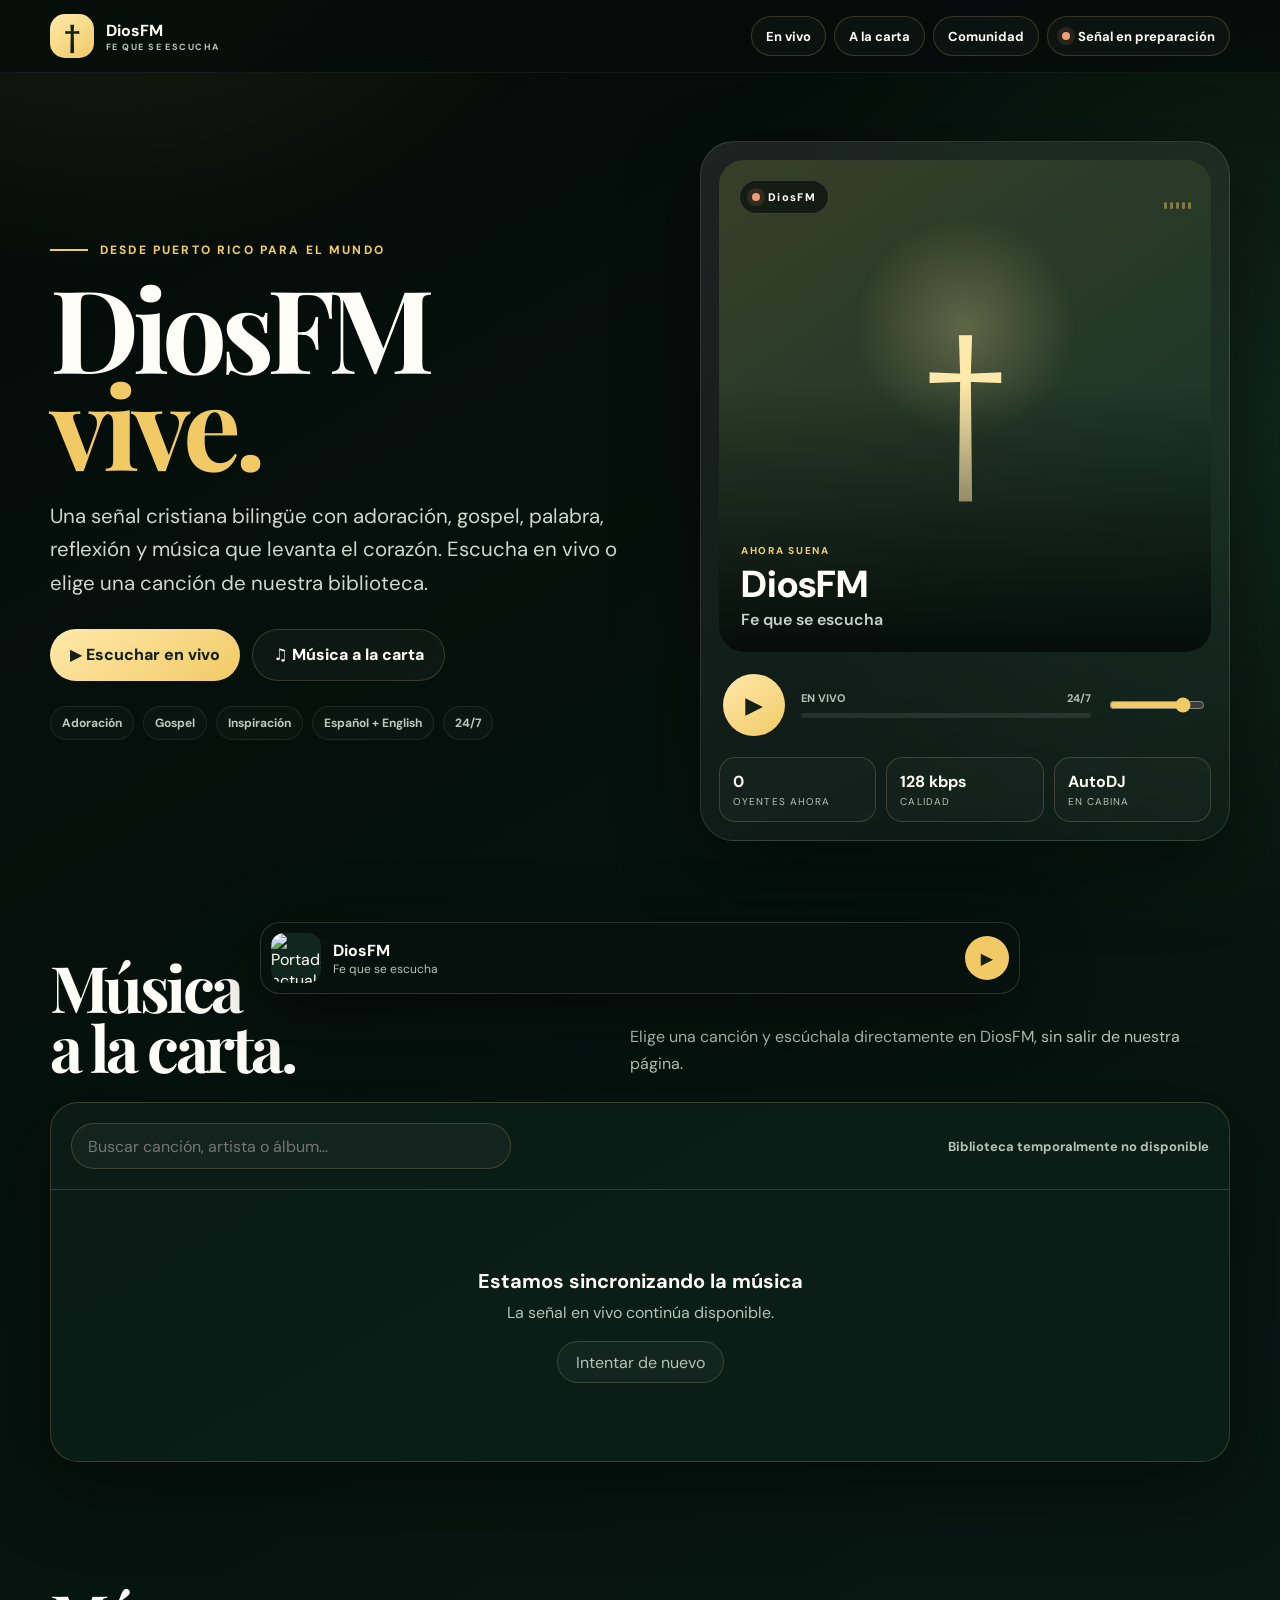
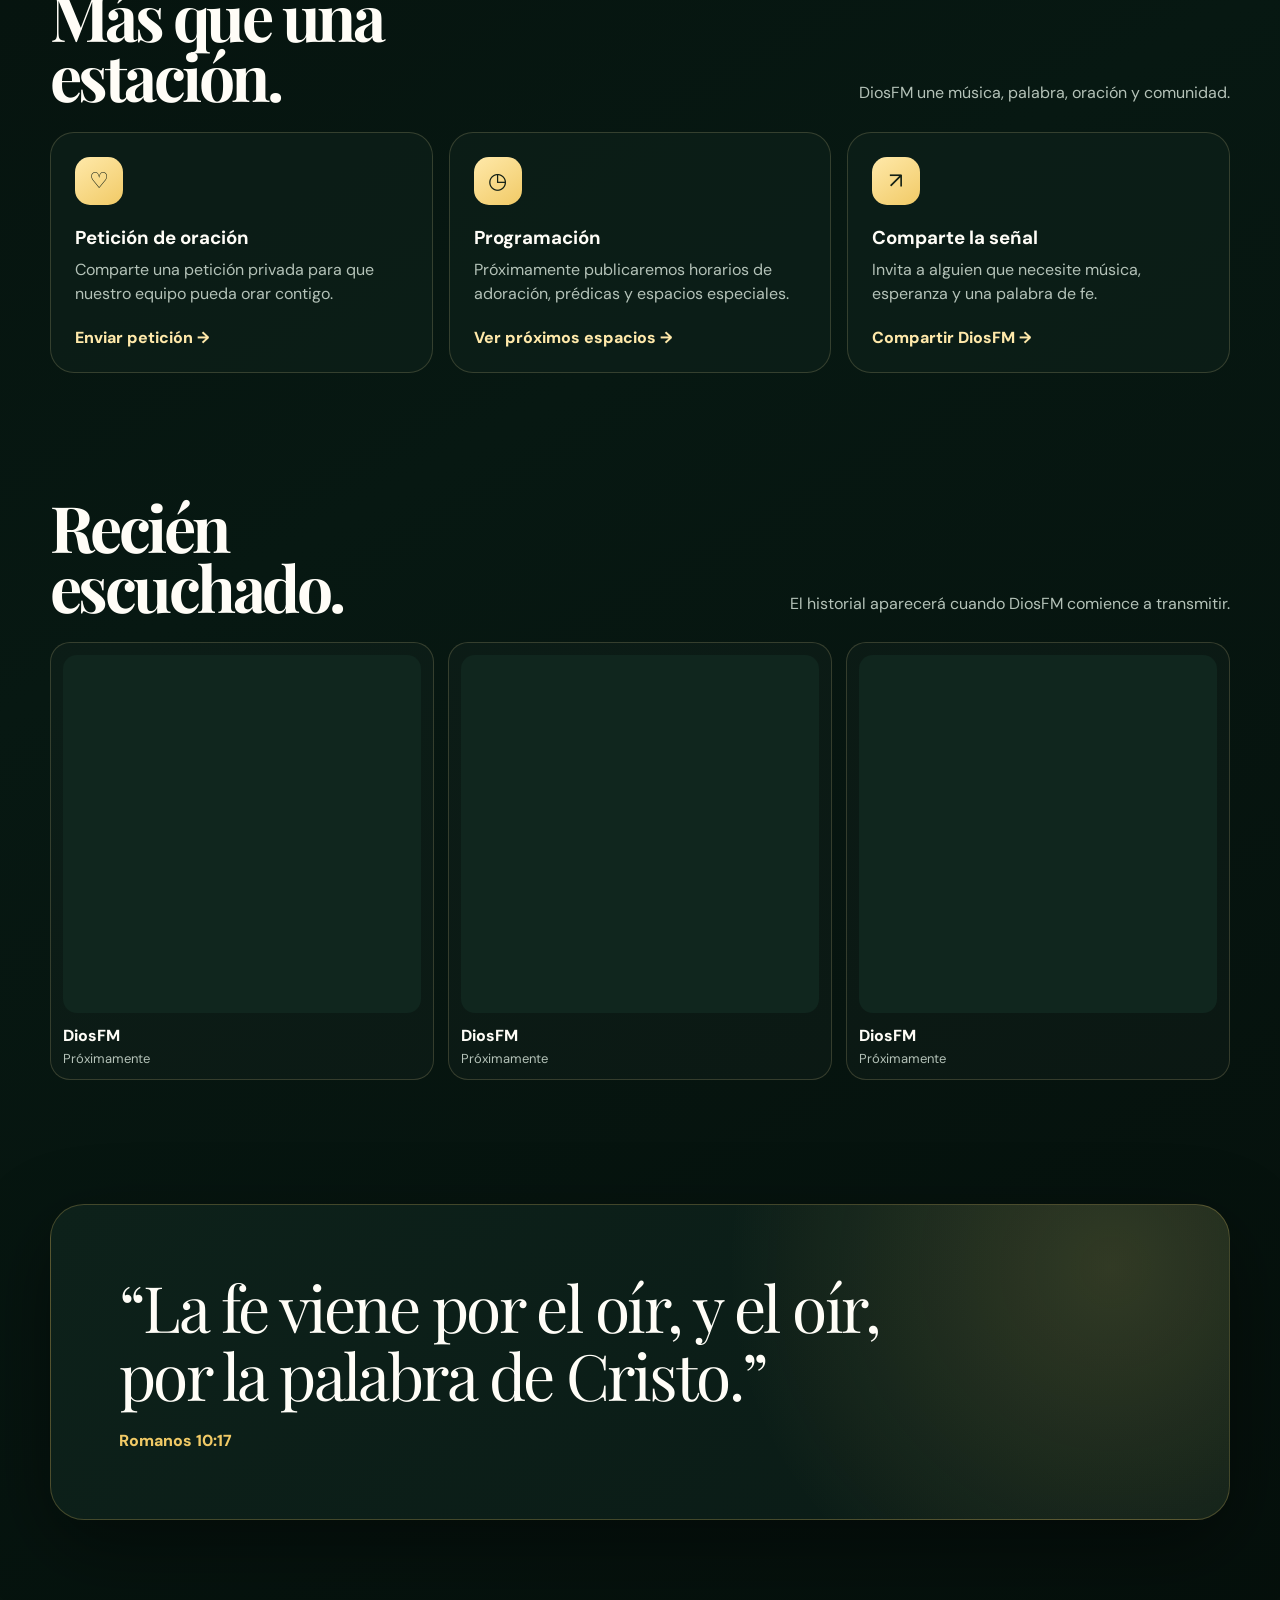
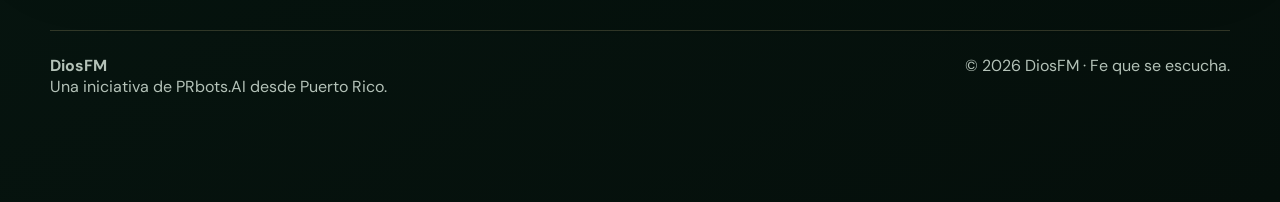
<file: diosfm/index.html>
<!doctype html>
<html lang="es-PR">
<head>
  <meta charset="utf-8">
  <meta name="viewport" content="width=device-width,initial-scale=1">
  <meta name="theme-color" content="#06120e">
  <title>DiosFM — Fe que se escucha</title>
  <meta name="description" content="DiosFM: adoración, gospel, palabra y esperanza desde Puerto Rico. Escucha en vivo o elige música a la carta.">
  <meta property="og:title" content="DiosFM — Fe que se escucha">
  <meta property="og:description" content="Radio cristiana bilingüe desde Puerto Rico para el mundo.">
  <meta property="og:type" content="website">
  <meta property="og:url" content="https://diosfm.prbots.ai/">
  <link rel="preconnect" href="https://radio.prbots.ai">
  <link rel="preconnect" href="https://fonts.googleapis.com">
  <link rel="preconnect" href="https://fonts.gstatic.com" crossorigin>
  <link href="https://fonts.googleapis.com/css2?family=DM+Sans:wght@400;500;600;700;800&family=Playfair+Display:wght@700&display=swap" rel="stylesheet">
  <style>
    :root{--bg:#05110d;--panel:#0b2119;--panel2:#102b21;--line:rgba(241,219,157,.18);--text:#fffdf7;--muted:#b4c2b8;--gold:#f1ca66;--gold2:#ffe9aa;--green:#68d89b;--danger:#f19b77;--shadow:0 26px 80px rgba(0,0,0,.42)}
    *{box-sizing:border-box}html{scroll-behavior:smooth}body{margin:0;min-height:100vh;color:var(--text);font-family:"DM Sans",system-ui,sans-serif;background:radial-gradient(circle at 8% -8%,rgba(241,202,102,.15),transparent 34rem),radial-gradient(circle at 100% 12%,rgba(104,216,155,.1),transparent 34rem),linear-gradient(150deg,#040b08,#071812 56%,#050f0b)}
    button,input{font:inherit}button{color:inherit}a{color:inherit}.shell{width:min(1180px,calc(100% - 32px));margin:auto}.topbar{position:sticky;top:0;z-index:30;border-bottom:1px solid rgba(255,255,255,.06);background:rgba(4,13,10,.82);backdrop-filter:blur(22px)}.nav{min-height:72px;display:flex;align-items:center;justify-content:space-between;gap:16px}.brand{display:flex;align-items:center;gap:12px;text-decoration:none;font-weight:800}.mark{width:44px;height:44px;display:grid;place-items:center;border-radius:15px;background:linear-gradient(145deg,var(--gold2),var(--gold));color:#122015;font-size:27px}.brand small{display:block;color:var(--muted);font-size:9px;letter-spacing:.16em;text-transform:uppercase}.navlinks{display:flex;align-items:center;gap:8px}.navlinks a,.signal{min-height:40px;display:inline-flex;align-items:center;gap:8px;padding:0 14px;border:1px solid var(--line);border-radius:999px;background:rgba(255,255,255,.03);font-size:13px;font-weight:700;text-decoration:none}.dot{width:8px;height:8px;border-radius:50%;background:var(--danger);box-shadow:0 0 0 5px rgba(241,155,119,.12)}.dot.live{background:var(--green);box-shadow:0 0 0 5px rgba(104,216,155,.12),0 0 18px rgba(104,216,155,.4)}
    .hero{padding:68px 0 54px}.heroGrid{display:grid;grid-template-columns:minmax(0,1.04fr) minmax(380px,.96fr);gap:clamp(34px,6vw,76px);align-items:center}.eyebrow{display:flex;align-items:center;gap:12px;color:var(--gold);font-size:12px;font-weight:800;letter-spacing:.18em;text-transform:uppercase}.eyebrow:before{content:"";width:38px;height:2px;background:currentColor}h1,h2{font-family:"Playfair Display",serif;letter-spacing:-.055em}h1{margin:20px 0 0;font-size:clamp(4rem,9vw,8rem);line-height:.84}h1 em{display:block;color:var(--gold);font-style:normal}.lead{max-width:650px;margin:28px 0 0;color:#ced8d1;font-size:clamp(1.05rem,1.8vw,1.28rem);line-height:1.65}.actions{display:flex;flex-wrap:wrap;gap:12px;margin-top:28px}.btn{min-height:52px;display:inline-flex;align-items:center;justify-content:center;padding:0 20px;border:1px solid var(--line);border-radius:999px;background:rgba(255,255,255,.035);font-weight:800;text-decoration:none;cursor:pointer}.btn.primary{border:0;color:#132015;background:linear-gradient(145deg,var(--gold2),var(--gold))}.tags{display:flex;flex-wrap:wrap;gap:9px;margin-top:25px}.tags span{padding:8px 11px;border:1px solid rgba(255,255,255,.08);border-radius:999px;color:#bdc9c0;background:rgba(255,255,255,.025);font-size:12px;font-weight:700}
    .player{overflow:hidden;padding:18px;border:1px solid rgba(255,255,255,.12);border-radius:34px;background:linear-gradient(155deg,rgba(255,255,255,.095),rgba(255,255,255,.025));box-shadow:var(--shadow)}.cover{position:relative;aspect-ratio:1;overflow:hidden;border-radius:25px;background:radial-gradient(circle at 50% 34%,rgba(255,230,166,.25),transparent 27%),linear-gradient(145deg,rgba(241,202,102,.18),rgba(104,216,155,.1)),#0d211a}.cover:after{content:"";position:absolute;inset:0;background:linear-gradient(to top,rgba(4,12,10,.96),transparent 55%)}.coverArt{width:100%;height:100%;object-fit:cover;opacity:0;transition:.35s}.coverArt.ready{opacity:.9}.fallback{position:absolute;inset:0;display:grid;place-items:center;color:var(--gold2);font-size:clamp(5rem,13vw,10rem)}.coverTop{position:absolute;z-index:2;left:20px;right:20px;top:20px;display:flex;justify-content:space-between;align-items:center}.badge{display:flex;align-items:center;gap:8px;padding:9px 12px;border:1px solid rgba(255,255,255,.16);border-radius:999px;background:rgba(4,12,10,.65);font-size:11px;font-weight:800;letter-spacing:.12em}.eq{height:24px;display:flex;align-items:flex-end;gap:3px}.eq i{width:3px;height:7px;border-radius:9px;background:var(--gold);opacity:.45}.playing .eq i{animation:bounce .62s ease-in-out infinite alternate;opacity:1}.playing .eq i:nth-child(2){animation-delay:-.2s}.playing .eq i:nth-child(3){animation-delay:-.4s}.playing .eq i:nth-child(4){animation-delay:-.1s}.playing .eq i:nth-child(5){animation-delay:-.35s}@keyframes bounce{to{transform:scaleY(3)}}.trackInfo{position:absolute;z-index:2;left:22px;right:22px;bottom:22px}.kicker{color:var(--gold);font-size:10px;font-weight:800;letter-spacing:.17em;text-transform:uppercase}.title{margin:8px 0 4px;font-size:clamp(1.5rem,3vw,2.35rem);font-weight:800;line-height:1.05}.artist{color:#cad3cc;font-weight:600}.controls{display:grid;grid-template-columns:auto 1fr auto;align-items:center;gap:16px;padding:22px 4px 3px}.play{width:62px;height:62px;border:0;border-radius:50%;display:grid;place-items:center;background:linear-gradient(145deg,var(--gold2),var(--gold));color:#132015;font-size:23px;cursor:pointer}.progressMeta{display:flex;justify-content:space-between;margin-bottom:8px;color:var(--muted);font-size:11px;font-weight:700}.progress{height:5px;overflow:hidden;border-radius:99px;background:rgba(255,255,255,.09)}.bar{height:100%;width:0;background:linear-gradient(90deg,var(--gold),var(--green))}.volume{width:96px;accent-color:var(--gold)}.metrics{display:grid;grid-template-columns:repeat(3,1fr);gap:10px;margin-top:18px}.metric{padding:13px;border:1px solid var(--line);border-radius:16px;background:rgba(255,255,255,.025)}.metric strong{display:block}.metric span{display:block;margin-top:3px;color:var(--muted);font-size:10px;letter-spacing:.11em;text-transform:uppercase}
    .section{padding:62px 0}.sectionHead{display:flex;align-items:end;justify-content:space-between;gap:22px;margin-bottom:25px}.sectionHead h2{margin:0;font-size:clamp(2.5rem,5vw,4.6rem);line-height:.94}.sectionHead p{max-width:600px;margin:0;color:var(--muted);line-height:1.65}.library{overflow:hidden;border:1px solid var(--line);border-radius:28px;background:rgba(13,33,26,.7);box-shadow:var(--shadow)}.toolbar{display:flex;align-items:center;justify-content:space-between;gap:16px;padding:20px;border-bottom:1px solid var(--line)}.search{width:min(440px,100%);min-height:46px;padding:0 16px;border:1px solid var(--line);border-radius:999px;color:var(--text);background:rgba(255,255,255,.04);outline:none}.count{color:var(--muted);font-size:13px;font-weight:700}.grid{display:grid;grid-template-columns:repeat(3,1fr);gap:14px;padding:20px}.card{display:grid;grid-template-columns:70px minmax(0,1fr) auto;align-items:center;gap:13px;padding:13px;border:1px solid var(--line);border-radius:19px;background:rgba(255,255,255,.027)}.card.active{border-color:var(--gold)}.card img,.placeholder{width:70px;height:70px;border-radius:14px;object-fit:cover;background:linear-gradient(145deg,#173a2e,#0d211a)}.copy{min-width:0}.copy strong,.copy span{display:block;white-space:nowrap;overflow:hidden;text-overflow:ellipsis}.copy span{margin-top:5px;color:var(--muted);font-size:12px}.trackBtn{width:42px;height:42px;border:0;border-radius:50%;background:var(--gold);color:#132015;cursor:pointer}.state{grid-column:1/-1;padding:58px 24px;text-align:center;color:var(--muted)}.state strong{display:block;margin-bottom:8px;color:var(--text);font-size:20px}.retry{margin-top:18px;min-height:42px;padding:0 18px;border:1px solid var(--line);border-radius:999px;background:rgba(255,255,255,.04);cursor:pointer}
    .featureGrid{display:grid;grid-template-columns:repeat(3,1fr);gap:16px}.feature{min-height:215px;padding:24px;display:flex;flex-direction:column;justify-content:space-between;border:1px solid var(--line);border-radius:24px;background:rgba(13,31,25,.78)}.icon{width:48px;height:48px;display:grid;place-items:center;border-radius:15px;color:#132015;background:linear-gradient(145deg,var(--gold2),var(--gold));font-size:22px}.feature h3{margin:20px 0 8px}.feature p{margin:0;color:var(--muted);line-height:1.55}.feature a{margin-top:20px;color:var(--gold2);font-weight:800;text-decoration:none}.history{display:grid;grid-template-columns:repeat(3,1fr);gap:14px}.historyCard{padding:12px;border:1px solid var(--line);border-radius:20px;background:rgba(255,255,255,.025)}.historyArt{width:100%;aspect-ratio:1;object-fit:cover;border-radius:14px;background:#10261e}.historyTitle{margin:12px 0 4px;font-weight:800;white-space:nowrap;overflow:hidden;text-overflow:ellipsis}.historyArtist{color:var(--muted);font-size:13px;white-space:nowrap;overflow:hidden;text-overflow:ellipsis}.verse{padding:clamp(30px,6vw,68px);border:1px solid rgba(241,202,102,.24);border-radius:34px;background:radial-gradient(circle at 90% 20%,rgba(241,202,102,.17),transparent 24rem),linear-gradient(145deg,#0d211a,#0a1b16);box-shadow:var(--shadow)}.verse blockquote{max-width:850px;margin:0;font-family:"Playfair Display",serif;font-size:clamp(2rem,5vw,4.8rem);line-height:1.05;letter-spacing:-.04em}.verse cite{display:block;margin-top:22px;color:var(--gold);font-style:normal;font-weight:800}footer{padding:48px 0 105px;color:var(--muted)}.footerRow{display:flex;justify-content:space-between;gap:20px;padding-top:24px;border-top:1px solid var(--line)}.mini{position:fixed;left:50%;bottom:14px;z-index:40;width:min(760px,calc(100% - 24px));transform:translateX(-50%) translateY(150%);display:grid;grid-template-columns:auto 1fr auto;align-items:center;gap:12px;padding:10px;border:1px solid rgba(255,255,255,.14);border-radius:20px;background:rgba(7,18,14,.94);backdrop-filter:blur(24px);box-shadow:0 18px 70px rgba(0,0,0,.48);transition:.35s}.mini.visible{transform:translateX(-50%) translateY(0)}.mini img{width:50px;height:50px;border-radius:13px;object-fit:cover;background:#10261e}.miniCopy{min-width:0}.miniCopy strong,.miniCopy span{display:block;white-space:nowrap;overflow:hidden;text-overflow:ellipsis}.miniCopy span{color:var(--muted);font-size:12px}.mini button{width:44px;height:44px;border:0;border-radius:50%;background:var(--gold);color:#132015}.toast{position:fixed;right:18px;bottom:18px;z-index:50;max-width:360px;padding:14px 16px;border:1px solid var(--line);border-radius:16px;background:#10251d;box-shadow:var(--shadow);opacity:0;transform:translateY(15px);pointer-events:none;transition:.25s}.toast.show{opacity:1;transform:translateY(0)}
    @media(max-width:960px){.heroGrid{grid-template-columns:1fr}.player{max-width:620px}.grid{grid-template-columns:repeat(2,1fr)}}@media(max-width:680px){.shell{width:min(100% - 22px,1180px)}.navlinks a{display:none}.hero{padding-top:42px}.controls{grid-template-columns:auto 1fr}.volume{display:none}.metrics{grid-template-columns:1fr 1fr}.metrics .metric:last-child{grid-column:1/-1}.sectionHead{align-items:flex-start;flex-direction:column}.grid{grid-template-columns:1fr;padding:12px}.toolbar{align-items:stretch;flex-direction:column}.featureGrid,.history{grid-template-columns:1fr}.footerRow{flex-direction:column}}
  </style>
</head>
<body>
<header class="topbar"><div class="shell nav"><a class="brand" href="#top"><span class="mark">†</span><span><strong>DiosFM</strong><small>Fe que se escucha</small></span></a><div class="navlinks"><a href="#en-vivo">En vivo</a><a href="#biblioteca">A la carta</a><a href="#comunidad">Comunidad</a><span class="signal"><span id="statusDot" class="dot"></span><span id="statusText">Preparando señal</span></span></div></div></header>
<main id="top">
<section id="en-vivo" class="hero"><div class="shell heroGrid"><div><div class="eyebrow">Desde Puerto Rico para el mundo</div><h1>DiosFM <em>vive.</em></h1><p class="lead">Una señal cristiana bilingüe con adoración, gospel, palabra, reflexión y música que levanta el corazón. Escucha en vivo o elige una canción de nuestra biblioteca.</p><div class="actions"><button id="heroPlay" class="btn primary">▶ Escuchar en vivo</button><a class="btn" href="#biblioteca">♫ Música a la carta</a></div><div class="tags"><span>Adoración</span><span>Gospel</span><span>Inspiración</span><span>Español + English</span><span>24/7</span></div></div><article id="player" class="player"><div class="cover"><img id="coverArt" class="coverArt" alt="Portada actual"><div class="fallback">†</div><div class="coverTop"><span class="badge"><span id="coverDot" class="dot"></span><span id="coverStatus">DiosFM</span></span><span class="eq"><i></i><i></i><i></i><i></i><i></i></span></div><div class="trackInfo"><div id="trackKicker" class="kicker">Ahora suena</div><div id="trackTitle" class="title">DiosFM</div><div id="trackArtist" class="artist">Fe que se escucha</div></div></div><div class="controls"><button id="playBtn" class="play" aria-label="Reproducir">▶</button><div><div class="progressMeta"><span id="elapsed">EN VIVO</span><span id="remaining">24/7</span></div><div class="progress"><div id="progressBar" class="bar"></div></div></div><input id="volume" class="volume" type="range" min="0" max="1" value=".82" step=".02" aria-label="Volumen"></div><div class="metrics"><div class="metric"><strong id="listeners">0</strong><span>Oyentes ahora</span></div><div class="metric"><strong id="quality">128 kbps</strong><span>Calidad</span></div><div class="metric"><strong id="liveHost">AutoDJ</strong><span>En cabina</span></div></div><audio id="audio" preload="none"></audio></article></div></section>
<section id="biblioteca" class="section"><div class="shell"><div class="sectionHead"><h2>Música<br>a la carta.</h2><p>Elige una canción y escúchala directamente en DiosFM, sin salir de nuestra página.</p></div><div class="library"><div class="toolbar"><input id="librarySearch" class="search" type="search" placeholder="Buscar canción, artista o álbum…"><span id="libraryCount" class="count">Cargando biblioteca…</span></div><div id="libraryGrid" class="grid"><div class="state"><strong>Preparando la biblioteca</strong>Buscando canciones disponibles.</div></div></div></div></section>
<section id="comunidad" class="section"><div class="shell"><div class="sectionHead"><h2>Más que una<br>estación.</h2><p>DiosFM une música, palabra, oración y comunidad.</p></div><div class="featureGrid"><article class="feature"><div><div class="icon">♡</div><h3>Petición de oración</h3><p>Comparte una petición privada para que nuestro equipo pueda orar contigo.</p></div><a href="mailto:chatbot@prbots.ai?subject=Petici%C3%B3n%20de%20oraci%C3%B3n%20-%20DiosFM">Enviar petición →</a></article><article class="feature"><div><div class="icon">◷</div><h3>Programación</h3><p>Próximamente publicaremos horarios de adoración, prédicas y espacios especiales.</p></div><a href="#comunidad">Ver próximos espacios →</a></article><article class="feature"><div><div class="icon">↗</div><h3>Comparte la señal</h3><p>Invita a alguien que necesite música, esperanza y una palabra de fe.</p></div><a id="shareLink" href="#">Compartir DiosFM →</a></article></div></div></section>
<section class="section"><div class="shell"><div class="sectionHead"><h2>Recién<br>escuchado.</h2><p id="historyIntro">El historial aparecerá cuando DiosFM comience a transmitir.</p></div><div id="historyGrid" class="history"></div></div></section>
<section class="section"><div class="shell"><div class="verse"><blockquote>“La fe viene por el oír, y el oír, por la palabra de Cristo.”</blockquote><cite>Romanos 10:17</cite></div></div></section>
</main>
<footer><div class="shell footerRow"><div><strong>DiosFM</strong><br>Una iniciativa de PRbots.AI desde Puerto Rico.</div><div>© <span id="year"></span> DiosFM · Fe que se escucha.</div></div></footer>
<div id="miniPlayer" class="mini"><img id="miniArt" alt="Portada actual"><div class="miniCopy"><strong id="miniTitle">DiosFM</strong><span id="miniArtist">Fe que se escucha</span></div><button id="miniBtn" aria-label="Reproducir o pausar">▶</button></div><div id="toast" class="toast"></div>
<script>
const BASE='https://radio.prbots.ai';
const STREAM=BASE+'/listen/diosfm/radio.mp3';
const NOW=BASE+'/api/nowplaying/diosfm';
const ONDEMAND=BASE+'/api/station/diosfm/ondemand?rowCount=0';
const HISTORY_LIMIT=3;
const $=id=>document.getElementById(id);
const audio=$('audio');
let mode='live',playing=false,currentData=null,catalog=[],currentTrack=null,retryTimer=null;
$('year').textContent=new Date().getFullYear();audio.volume=Number($('volume').value);
const esc=(v='')=>String(v).replace(/[&<>'"]/g,c=>({'&':'&amp;','<':'&lt;','>':'&gt;',"'":'&#39;','"':'&quot;'}[c]));
const abs=u=>{try{return new URL(u,BASE).href}catch{return u}};
function toast(message){const t=$('toast');t.textContent=message;t.classList.add('show');setTimeout(()=>t.classList.remove('show'),3200)}
function setButtons(){const paused=!playing;$('playBtn').textContent=paused?'▶':'❚❚';$('miniBtn').textContent=paused?'▶':'❚❚';$('heroPlay').textContent=mode==='live'?(paused?'▶ Escuchar en vivo':'❚❚ Pausar señal'):'▶ Volver a la señal en vivo';$('player').classList.toggle('playing',playing)}
function setTrack(title,artist,art){$('trackTitle').textContent=title;$('trackArtist').textContent=artist;$('miniTitle').textContent=title;$('miniArtist').textContent=artist;const cover=$('coverArt');if(art){cover.onload=()=>cover.classList.add('ready');cover.onerror=()=>cover.classList.remove('ready');cover.src=abs(art);$('miniArt').src=abs(art)}else{cover.classList.remove('ready');cover.removeAttribute('src');$('miniArt').removeAttribute('src')}if('mediaSession'in navigator){navigator.mediaSession.metadata=new MediaMetadata({title,artist,album:'DiosFM',artwork:art?[{src:abs(art)}]:[]})}}
async function playLive(){mode='live';currentTrack=null;$('trackKicker').textContent='Ahora suena';renderCatalog(catalog,$('librarySearch').value);audio.src=STREAM+'?live='+Date.now();try{await audio.play()}catch(e){toast('El navegador bloqueó la reproducción. Toca Play otra vez.')}}
async function toggle(){if(mode!=='live'&&!playing){try{await audio.play()}catch(e){toast('Toca Play nuevamente para continuar.')}return}if(!playing)await playLive();else audio.pause()}
async function playTrack(item){const s=item.media||{};mode='ondemand';currentTrack=String(item.track_id||item.id||'');audio.src=abs(item.download_url);$('trackKicker').textContent='A la carta';$('elapsed').textContent='0:00';$('remaining').textContent=format(Number(s.length||0));$('progressBar').style.width='0%';setTrack(s.title||s.text||'DiosFM',s.artist||'Fe que se escucha',s.art);renderCatalog(catalog,$('librarySearch').value);try{await audio.play()}catch(e){toast('No se pudo iniciar esta canción. Inténtalo nuevamente.')}}
[$('playBtn'),$('miniBtn')].forEach(b=>b.addEventListener('click',toggle));$('heroPlay').addEventListener('click',()=>mode==='live'?toggle():playLive());$('volume').addEventListener('input',e=>audio.volume=Number(e.target.value));
audio.addEventListener('play',()=>{playing=true;$('miniPlayer').classList.add('visible');setButtons();renderCatalog(catalog,$('librarySearch').value)});audio.addEventListener('pause',()=>{playing=false;setButtons();renderCatalog(catalog,$('librarySearch').value)});audio.addEventListener('ended',()=>{playing=false;if(mode==='ondemand')playLive();else setButtons()});audio.addEventListener('error',()=>{playing=false;setButtons();toast(mode==='live'?'La señal no respondió. Inténtalo nuevamente.':'Esta canción no pudo cargarse.')});audio.addEventListener('timeupdate',()=>{if(mode!=='ondemand'||!Number.isFinite(audio.duration)||!audio.duration)return;$('elapsed').textContent=format(audio.currentTime);$('remaining').textContent='-'+format(Math.max(0,audio.duration-audio.currentTime));$('progressBar').style.width=Math.min(100,audio.currentTime/audio.duration*100)+'%'});
function format(s){return Number.isFinite(s)?Math.floor(s/60)+':'+Math.floor(s%60).toString().padStart(2,'0'):'--:--'}
function normalizeCatalog(payload){if(Array.isArray(payload))return payload;if(payload&&Array.isArray(payload.rows))return payload.rows;if(payload&&Array.isArray(payload.data))return payload.data;return[]}
function renderCatalog(items,q=''){const grid=$('libraryGrid');const term=q.trim().toLowerCase();const filtered=items.filter(i=>{const s=i.media||{};return[s.title,s.artist,s.album,s.genre,s.text].filter(Boolean).join(' ').toLowerCase().includes(term)});$('libraryCount').textContent=filtered.length+' '+(filtered.length===1?'canción':'canciones');if(!items.length){grid.innerHTML='<div class="state"><strong>La biblioteca todavía está vacía</strong>Las canciones aparecerán aquí tan pronto estén disponibles.<br><button class="retry" id="retryCatalog">Actualizar biblioteca</button></div>';$('retryCatalog').addEventListener('click',loadCatalog);return}if(!filtered.length){grid.innerHTML='<div class="state"><strong>No encontramos resultados</strong>Prueba con otro título, artista o álbum.</div>';return}grid.innerHTML=filtered.map(i=>{const s=i.media||{};const id=String(i.track_id||i.id||'');const art=s.art?'<img src="'+esc(abs(s.art))+'" alt="" loading="lazy">':'<div class="placeholder"></div>';return'<article class="card '+(currentTrack===id?'active':'')+'">'+art+'<div class="copy"><strong>'+esc(s.title||s.text||'DiosFM')+'</strong><span>'+esc(s.artist||'Fe que se escucha')+'</span></div><button class="trackBtn" data-track="'+esc(id)+'" aria-label="Reproducir">'+(currentTrack===id&&playing?'❚❚':'▶')+'</button></article>'}).join('');grid.querySelectorAll('[data-track]').forEach(b=>b.addEventListener('click',()=>{const item=catalog.find(x=>String(x.track_id||x.id||'')===b.dataset.track);if(!item)return;if(currentTrack===b.dataset.track&&playing)audio.pause();else playTrack(item)}))}
async function loadCatalog(){clearTimeout(retryTimer);$('libraryCount').textContent='Actualizando biblioteca…';try{const r=await fetch(ONDEMAND+'&_='+Date.now(),{cache:'no-store',headers:{Accept:'application/json'}});if(!r.ok)throw new Error('HTTP '+r.status);const payload=await r.json();catalog=normalizeCatalog(payload);renderCatalog(catalog,$('librarySearch').value);if(!catalog.length)retryTimer=setTimeout(loadCatalog,60000)}catch(e){console.error('DiosFM catalog:',e);$('libraryCount').textContent='Biblioteca temporalmente no disponible';$('libraryGrid').innerHTML='<div class="state"><strong>Estamos sincronizando la música</strong>La señal en vivo continúa disponible.<br><button class="retry" id="retryCatalog">Intentar de nuevo</button></div>';$('retryCatalog').addEventListener('click',loadCatalog);retryTimer=setTimeout(loadCatalog,60000)}}
$('librarySearch').addEventListener('input',e=>renderCatalog(catalog,e.target.value));
function renderHistory(history=[]){const grid=$('historyGrid');const items=history.slice(0,HISTORY_LIMIT);if(!items.length){$('historyIntro').textContent='El historial aparecerá cuando DiosFM comience a transmitir.';grid.innerHTML=Array.from({length:HISTORY_LIMIT},()=>'<article class="historyCard"><div class="historyArt"></div><div class="historyTitle">DiosFM</div><div class="historyArtist">Próximamente</div></article>').join('');return}$('historyIntro').textContent='Las '+items.length+' canciones más recientes de nuestra señal en vivo.';grid.innerHTML=items.map(e=>{const s=e.song||{};const art=s.art?'<img class="historyArt" src="'+esc(abs(s.art))+'" alt="">':'<div class="historyArt"></div>';return'<article class="historyCard">'+art+'<div class="historyTitle">'+esc(s.title||s.text||'DiosFM')+'</div><div class="historyArtist">'+esc(s.artist||'Fe que se escucha')+'</div></article>'}).join('')}
function liveProgress(){if(mode!=='live'||!currentData?.now_playing)return;const n=currentData.now_playing,d=Number(n.duration||0),start=Number(n.played_at||0);if(!d||!start){$('elapsed').textContent='EN VIVO';$('remaining').textContent=currentData.live?.is_live?'CABINA EN VIVO':'24/7';$('progressBar').style.width=currentData.is_online?'100%':'0%';return}const elapsed=Math.max(0,Math.floor(Date.now()/1000)-start);$('elapsed').textContent=format(elapsed);$('remaining').textContent='-'+format(Math.max(0,d-elapsed));$('progressBar').style.width=Math.min(100,elapsed/d*100)+'%'}
function applyNow(data){currentData=data;const s=data?.now_playing?.song||{};const online=Boolean(data?.is_online);const live=Boolean(data?.live?.is_live);const host=data?.live?.streamer_name||(live?'En vivo':'AutoDJ');const bitrate=data?.station?.mounts?.[0]?.bitrate;if(mode==='live')setTrack(s.title||s.text||'DiosFM',s.artist||'Fe que se escucha',s.art);$('listeners').textContent=Number(data?.listeners?.current||0);$('quality').textContent=bitrate?bitrate+' kbps':'128 kbps';$('liveHost').textContent=host;$('statusText').textContent=online?(live?'Cabina en vivo':'Transmitiendo'):'Señal en preparación';$('coverStatus').textContent=mode==='ondemand'?'A LA CARTA':online?(live?'EN VIVO':'AL AIRE'):'PRÓXIMAMENTE';$('statusDot').classList.toggle('live',online);$('coverDot').classList.toggle('live',online);renderHistory(data?.song_history||[]);liveProgress()}
async function refreshNow(){try{const r=await fetch(NOW+'?_='+Date.now(),{cache:'no-store'});if(!r.ok)throw new Error(r.status);applyNow(await r.json())}catch(e){$('statusText').textContent='Señal en preparación';renderHistory([])}}
$('shareLink').addEventListener('click',async e=>{e.preventDefault();const data={title:'DiosFM',text:'Escucha DiosFM — Fe que se escucha',url:location.href};if(navigator.share){try{await navigator.share(data)}catch(e){}}else{await navigator.clipboard.writeText(location.href);$('shareLink').textContent='Enlace copiado ✓'}});
if('mediaSession'in navigator){navigator.mediaSession.setActionHandler('play',toggle);navigator.mediaSession.setActionHandler('pause',toggle)}
refreshNow();loadCatalog();setInterval(refreshNow,15000);setInterval(liveProgress,1000);setButtons();
</script>
</body>
</html>
</file>
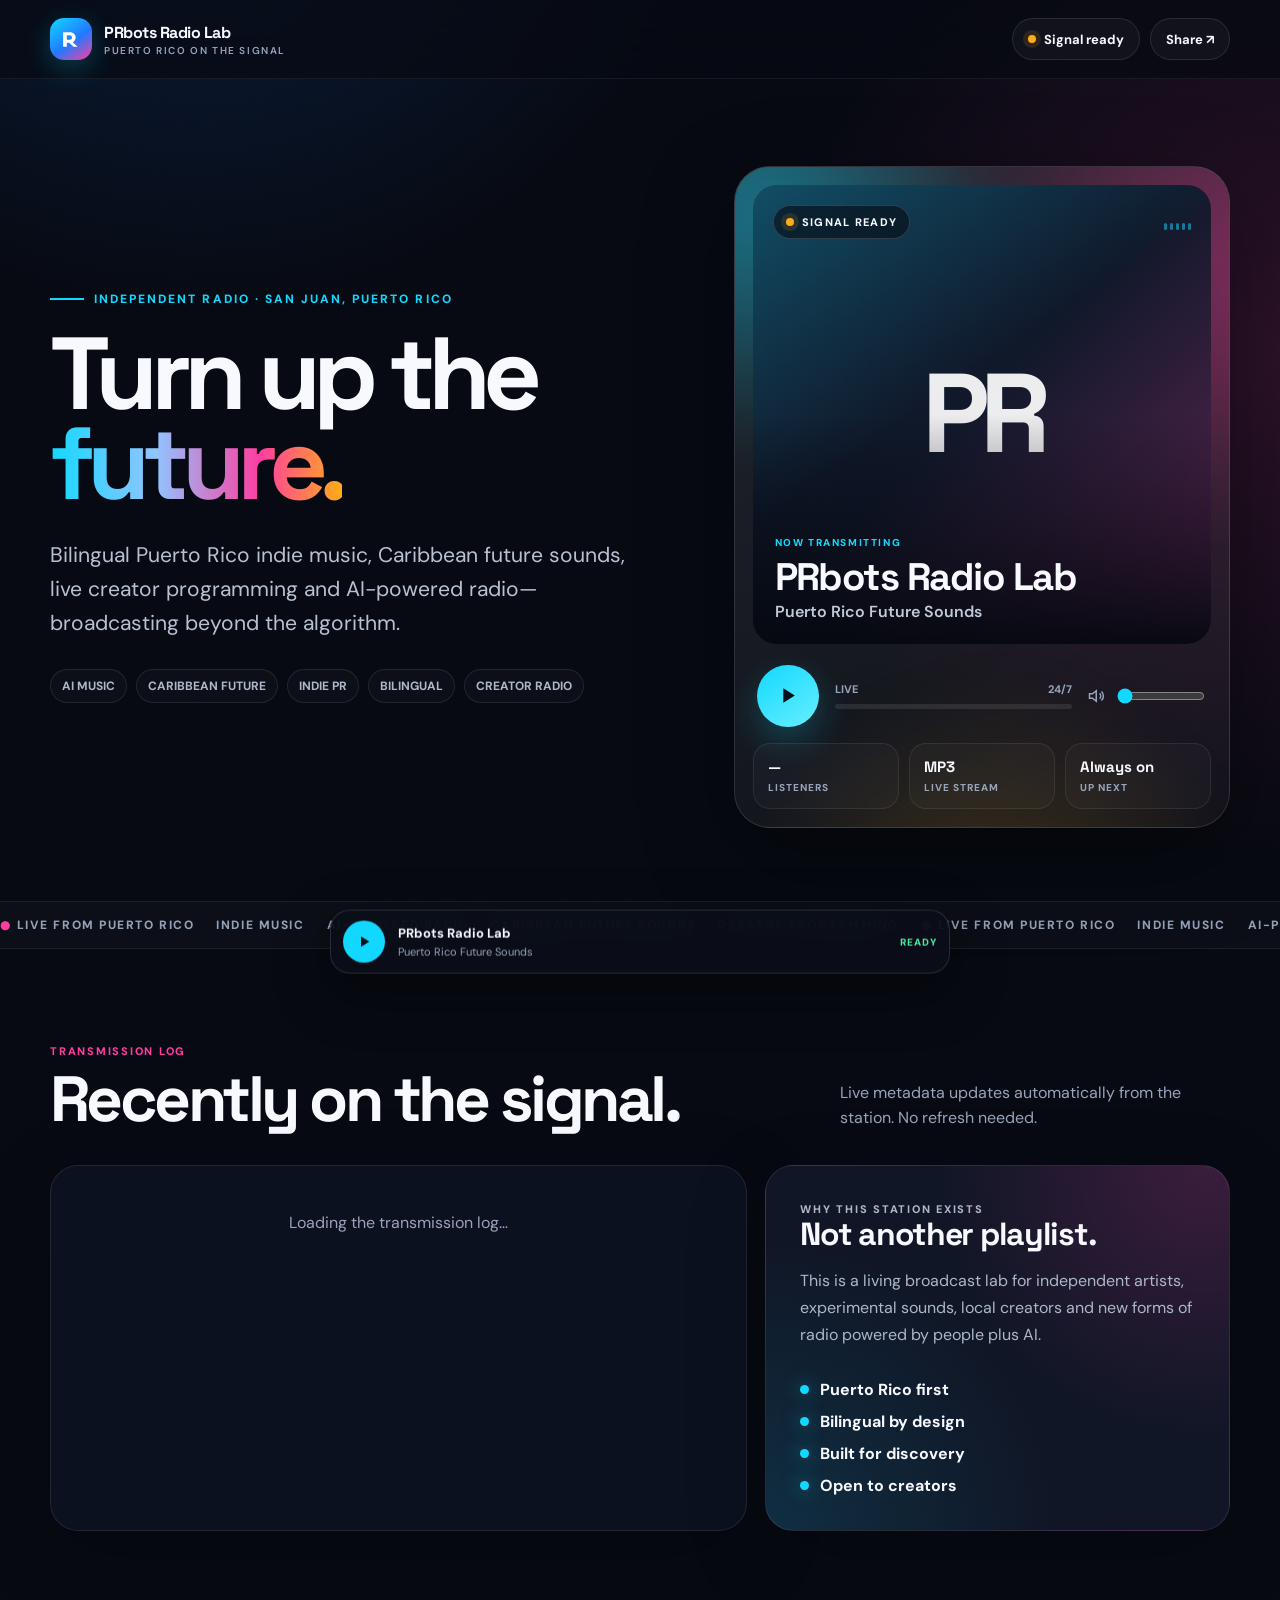
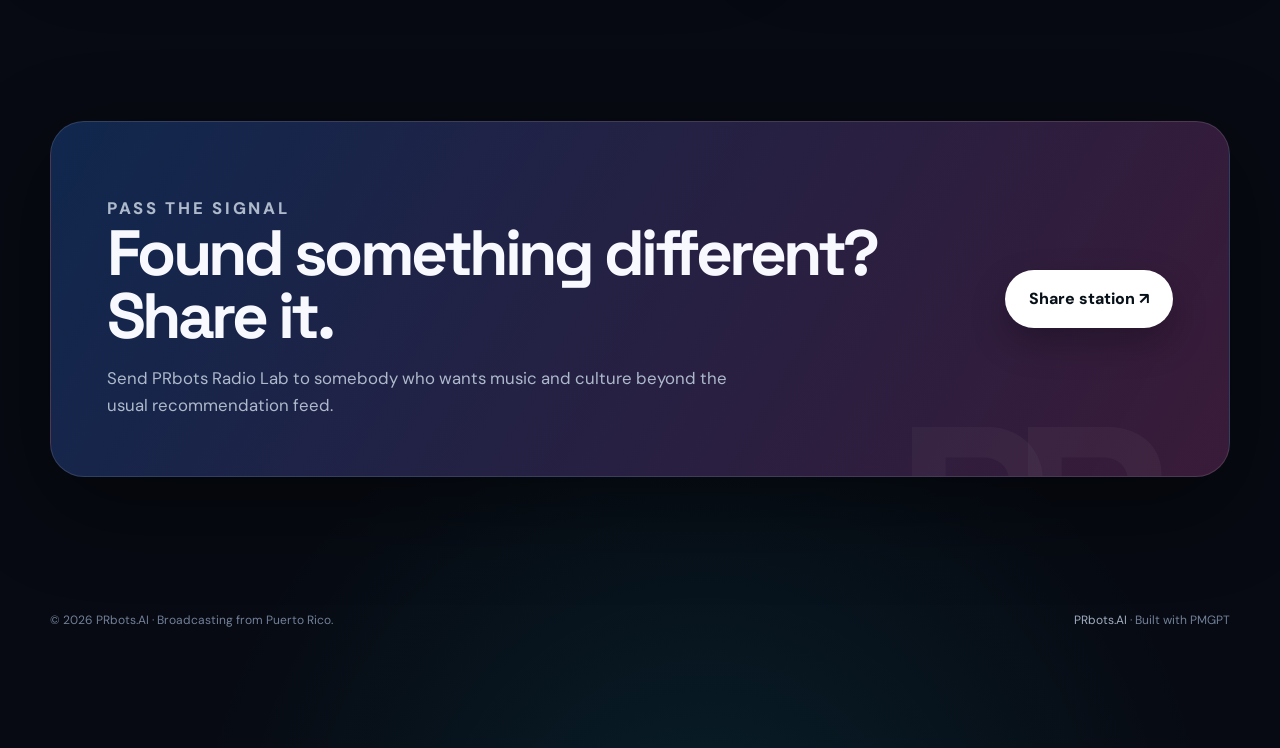
<file: radio/index.html>
<!DOCTYPE html>
<html lang="es-PR">
<head>
  <meta charset="utf-8">
  <meta name="viewport" content="width=device-width, initial-scale=1">
  <meta name="theme-color" content="#070a12">
  <meta name="color-scheme" content="dark">
  <title>PRbots Radio Lab — Puerto Rico Future Sounds</title>
  <meta name="description" content="PRbots Radio Lab: radio independiente bilingüe desde Puerto Rico. AI music, Caribbean future sounds, live creator programming y cultura digital 24/7.">
  <meta property="og:type" content="website">
  <meta property="og:title" content="PRbots Radio Lab — Listen Live">
  <meta property="og:description" content="Bilingual Puerto Rico indie music, Caribbean future sounds and AI-powered radio. Tap in live.">
  <meta property="og:url" content="https://prbots.ai/radio/">
  <meta name="twitter:card" content="summary_large_image">
  <meta name="twitter:title" content="PRbots Radio Lab — Listen Live">
  <meta name="twitter:description" content="Puerto Rico future sounds. Live, independent and AI-powered.">
  <link rel="preconnect" href="https://radio.prbots.ai">
  <link rel="preconnect" href="https://fonts.googleapis.com">
  <link rel="preconnect" href="https://fonts.gstatic.com" crossorigin>
  <link href="https://fonts.googleapis.com/css2?family=DM+Sans:wght@400;500;600;700&family=Space+Grotesk:wght@500;600;700&display=swap" rel="stylesheet">
  <style>
    :root {
      --bg: #070a12;
      --panel: rgba(16, 22, 38, .72);
      --panel-solid: #101626;
      --line: rgba(255,255,255,.10);
      --muted: #98a4bb;
      --text: #f7f9ff;
      --cyan: #12d8ff;
      --blue: #2079ff;
      --pink: #ff3da1;
      --orange: #ffac18;
      --green: #48eea5;
      --shadow: 0 28px 90px rgba(0,0,0,.42);
      --radius: 28px;
    }

    * { box-sizing: border-box; }
    html { scroll-behavior: smooth; }
    body {
      margin: 0;
      min-height: 100vh;
      background:
        radial-gradient(circle at 15% -10%, rgba(32,121,255,.22), transparent 34rem),
        radial-gradient(circle at 100% 15%, rgba(255,61,161,.15), transparent 32rem),
        radial-gradient(circle at 55% 105%, rgba(18,216,255,.10), transparent 32rem),
        var(--bg);
      color: var(--text);
      font-family: "DM Sans", system-ui, sans-serif;
      overflow-x: hidden;
    }

    body::before {
      content: "";
      position: fixed;
      inset: 0;
      pointer-events: none;
      opacity: .21;
      background-image: url("data:image/svg+xml,%3Csvg xmlns='http://www.w3.org/2000/svg' width='180' height='180' viewBox='0 0 180 180'%3E%3Cfilter id='n'%3E%3CfeTurbulence type='fractalNoise' baseFrequency='.85' numOctaves='3' stitchTiles='stitch'/%3E%3C/filter%3E%3Crect width='100%25' height='100%25' filter='url(%23n)' opacity='.20'/%3E%3C/svg%3E");
      mix-blend-mode: soft-light;
      z-index: 20;
    }

    button, input { font: inherit; }
    button { color: inherit; }
    a { color: inherit; }
    img { display: block; max-width: 100%; }

    .skip-link {
      position: fixed;
      left: 1rem;
      top: -5rem;
      z-index: 99;
      padding: .8rem 1rem;
      color: #071018;
      background: var(--cyan);
      border-radius: 999px;
      font-weight: 800;
      transition: top .2s;
    }
    .skip-link:focus { top: 1rem; }

    .shell { width: min(1180px, calc(100% - 32px)); margin: 0 auto; }

    .topbar {
      position: sticky;
      top: 0;
      z-index: 12;
      border-bottom: 1px solid rgba(255,255,255,.06);
      background: rgba(7,10,18,.72);
      backdrop-filter: blur(20px);
    }

    .nav {
      min-height: 78px;
      display: flex;
      align-items: center;
      justify-content: space-between;
      gap: 20px;
    }

    .brand {
      display: inline-flex;
      align-items: center;
      gap: 12px;
      text-decoration: none;
      font-family: "Space Grotesk", sans-serif;
      font-weight: 700;
      letter-spacing: -.03em;
    }

    .brand-mark {
      width: 42px;
      aspect-ratio: 1;
      display: grid;
      place-items: center;
      border-radius: 14px;
      background: linear-gradient(145deg, var(--cyan), var(--blue) 55%, var(--pink));
      box-shadow: 0 8px 28px rgba(18,216,255,.24);
    }

    .brand-mark svg { width: 25px; }
    .brand-copy small {
      display: block;
      color: var(--muted);
      font: 600 10px/1 "DM Sans", sans-serif;
      letter-spacing: .16em;
      text-transform: uppercase;
      margin-top: 3px;
    }

    .nav-actions { display: flex; align-items: center; gap: 10px; }

    .pill, .ghost-button {
      min-height: 42px;
      display: inline-flex;
      align-items: center;
      justify-content: center;
      gap: 8px;
      border-radius: 999px;
      border: 1px solid var(--line);
      padding: 0 15px;
      background: rgba(255,255,255,.035);
      text-decoration: none;
      font-weight: 700;
      font-size: 13px;
    }

    .pill-dot {
      width: 8px;
      height: 8px;
      border-radius: 50%;
      background: var(--orange);
      box-shadow: 0 0 0 5px rgba(255,172,24,.12);
    }
    .pill-dot.live {
      background: var(--green);
      box-shadow: 0 0 0 5px rgba(72,238,165,.12), 0 0 20px rgba(72,238,165,.55);
    }

    .ghost-button { cursor: pointer; transition: .2s ease; }
    .ghost-button:hover { border-color: rgba(18,216,255,.5); transform: translateY(-1px); }

    main { position: relative; z-index: 1; }

    .hero {
      min-height: calc(100vh - 78px);
      padding: 58px 0 44px;
      display: grid;
      align-items: center;
    }

    .hero-grid {
      display: grid;
      grid-template-columns: minmax(0, 1.1fr) minmax(380px, .9fr);
      gap: clamp(32px, 6vw, 78px);
      align-items: center;
    }

    .eyebrow {
      display: flex;
      align-items: center;
      gap: 10px;
      margin: 0 0 22px;
      color: var(--cyan);
      font-size: 12px;
      font-weight: 800;
      letter-spacing: .17em;
      text-transform: uppercase;
    }

    .eyebrow::before { content: ""; width: 34px; height: 2px; background: currentColor; }

    h1 {
      max-width: 760px;
      margin: 0;
      font-family: "Space Grotesk", sans-serif;
      font-size: clamp(3.25rem, 8vw, 7.4rem);
      line-height: .88;
      letter-spacing: -.075em;
    }

    .gradient-word {
      background: linear-gradient(90deg, var(--cyan), #8fc5ff 36%, var(--pink) 72%, var(--orange));
      -webkit-background-clip: text;
      background-clip: text;
      color: transparent;
    }

    .hero-copy {
      max-width: 660px;
      margin: 30px 0 0;
      color: #b8c1d2;
      font-size: clamp(1.06rem, 1.8vw, 1.32rem);
      line-height: 1.6;
    }

    .hero-tags { display: flex; flex-wrap: wrap; gap: 9px; margin-top: 28px; }
    .hero-tags span {
      padding: 8px 11px;
      border: 1px solid rgba(255,255,255,.09);
      border-radius: 999px;
      background: rgba(255,255,255,.025);
      color: #aeb8ca;
      font-size: 12px;
      font-weight: 700;
    }

    .signal-card {
      position: relative;
      overflow: hidden;
      padding: 18px;
      border-radius: 36px;
      border: 1px solid rgba(255,255,255,.12);
      background: linear-gradient(155deg, rgba(255,255,255,.11), rgba(255,255,255,.03));
      box-shadow: var(--shadow);
      isolation: isolate;
    }

    .signal-card::before {
      content: "";
      position: absolute;
      inset: -30%;
      z-index: -2;
      background:
        radial-gradient(circle at 22% 23%, rgba(18,216,255,.45), transparent 24%),
        radial-gradient(circle at 84% 28%, rgba(255,61,161,.35), transparent 27%),
        radial-gradient(circle at 52% 92%, rgba(255,172,24,.22), transparent 25%);
      filter: blur(28px);
      animation: drift 12s ease-in-out infinite alternate;
    }

    @keyframes drift { to { transform: translate3d(-4%, 5%, 0) rotate(4deg) scale(1.05); } }

    .cover-wrap {
      position: relative;
      aspect-ratio: 1;
      overflow: hidden;
      border-radius: 24px;
      background:
        linear-gradient(145deg, rgba(18,216,255,.28), transparent 44%),
        linear-gradient(315deg, rgba(255,61,161,.34), transparent 52%),
        #10182a;
    }

    .cover-wrap::after {
      content: "";
      position: absolute;
      inset: 0;
      background: linear-gradient(to top, rgba(5,8,15,.96), transparent 50%);
      pointer-events: none;
    }

    .cover-art {
      width: 100%;
      height: 100%;
      object-fit: cover;
      opacity: 0;
      transform: scale(1.035);
      transition: opacity .45s ease, transform 8s ease;
    }
    .cover-art.ready { opacity: .92; transform: scale(1); }

    .fallback-logo {
      position: absolute;
      inset: 0;
      display: grid;
      place-items: center;
      font: 700 clamp(3.8rem, 12vw, 7rem)/1 "Space Grotesk", sans-serif;
      letter-spacing: -.09em;
      color: rgba(255,255,255,.92);
    }

    .cover-badge {
      position: absolute;
      left: 20px;
      top: 20px;
      z-index: 2;
      display: inline-flex;
      align-items: center;
      gap: 8px;
      padding: 9px 12px;
      border: 1px solid rgba(255,255,255,.15);
      border-radius: 999px;
      background: rgba(7,10,18,.58);
      backdrop-filter: blur(12px);
      font-size: 11px;
      font-weight: 800;
      letter-spacing: .12em;
    }

    .equalizer {
      position: absolute;
      right: 20px;
      top: 22px;
      z-index: 2;
      height: 23px;
      display: flex;
      align-items: flex-end;
      gap: 3px;
    }
    .equalizer i {
      width: 3px;
      height: 7px;
      border-radius: 8px;
      background: var(--cyan);
      opacity: .5;
      transform-origin: bottom;
    }
    .playing .equalizer i { animation: bounce .65s ease-in-out infinite alternate; opacity: 1; }
    .playing .equalizer i:nth-child(2) { animation-delay: -.3s; }
    .playing .equalizer i:nth-child(3) { animation-delay: -.12s; }
    .playing .equalizer i:nth-child(4) { animation-delay: -.48s; }
    .playing .equalizer i:nth-child(5) { animation-delay: -.2s; }
    @keyframes bounce { to { transform: scaleY(3); } }

    .track-overlay {
      position: absolute;
      z-index: 2;
      left: 22px;
      right: 22px;
      bottom: 22px;
    }

    .track-kicker { color: var(--cyan); font-size: 10px; font-weight: 800; letter-spacing: .16em; text-transform: uppercase; }
    .track-title {
      margin: 8px 0 3px;
      font: 700 clamp(1.5rem, 3.2vw, 2.4rem)/1.05 "Space Grotesk", sans-serif;
      letter-spacing: -.04em;
      text-wrap: balance;
    }
    .track-artist { color: #c1cad9; font-weight: 600; }

    .player-controls {
      display: grid;
      grid-template-columns: auto 1fr auto;
      align-items: center;
      gap: 16px;
      padding: 21px 4px 3px;
    }

    .play-button {
      width: 62px;
      height: 62px;
      display: grid;
      place-items: center;
      border: 0;
      border-radius: 50%;
      background: linear-gradient(145deg, var(--cyan), #67efff);
      color: #041018;
      cursor: pointer;
      box-shadow: 0 14px 35px rgba(18,216,255,.24);
      transition: transform .2s ease, box-shadow .2s ease;
    }
    .play-button:hover { transform: translateY(-2px) scale(1.02); box-shadow: 0 18px 42px rgba(18,216,255,.34); }
    .play-button svg { width: 25px; height: 25px; fill: currentColor; }

    .progress-wrap { min-width: 0; }
    .progress-meta { display: flex; justify-content: space-between; gap: 10px; margin-bottom: 8px; color: var(--muted); font-size: 11px; font-weight: 700; }
    .progress-track { height: 5px; overflow: hidden; border-radius: 99px; background: rgba(255,255,255,.09); }
    .progress-bar { height: 100%; width: 0; border-radius: inherit; background: linear-gradient(90deg, var(--cyan), var(--pink)); transition: width 1s linear; }

    .volume-control { display: flex; align-items: center; gap: 9px; }
    .volume-control svg { width: 18px; color: var(--muted); }
    .volume {
      width: 88px;
      accent-color: var(--cyan);
      cursor: pointer;
    }

    .stats {
      display: grid;
      grid-template-columns: repeat(3, 1fr);
      gap: 10px;
      margin-top: 13px;
    }
    .stat {
      padding: 14px;
      border: 1px solid rgba(255,255,255,.08);
      border-radius: 17px;
      background: rgba(255,255,255,.025);
    }
    .stat strong { display: block; font: 700 15px/1.2 "Space Grotesk", sans-serif; }
    .stat span { display: block; margin-top: 5px; color: var(--muted); font-size: 10px; font-weight: 800; letter-spacing: .1em; text-transform: uppercase; }

    .ticker {
      overflow: hidden;
      border-block: 1px solid rgba(255,255,255,.07);
      background: rgba(255,255,255,.018);
    }
    .ticker-track {
      width: max-content;
      display: flex;
      align-items: center;
      gap: 22px;
      padding: 15px 0;
      animation: ticker 28s linear infinite;
      color: #94a2b8;
      font-size: 12px;
      font-weight: 800;
      letter-spacing: .13em;
      text-transform: uppercase;
    }
    .ticker-track b { color: var(--pink); }
    @keyframes ticker { to { transform: translateX(-50%); } }

    .section { padding: 95px 0; }
    .section-head {
      display: flex;
      align-items: end;
      justify-content: space-between;
      gap: 30px;
      margin-bottom: 34px;
    }
    .section-label { margin: 0 0 10px; color: var(--pink); font-size: 11px; font-weight: 800; letter-spacing: .16em; text-transform: uppercase; }
    .section h2 { margin: 0; max-width: 720px; font: 700 clamp(2.2rem, 5vw, 4.4rem)/.98 "Space Grotesk", sans-serif; letter-spacing: -.055em; }
    .section-note { max-width: 390px; margin: 0; color: var(--muted); line-height: 1.6; }

    .history-grid { display: grid; grid-template-columns: 1.2fr .8fr; gap: 18px; }
    .history-card, .mission-card {
      border: 1px solid rgba(255,255,255,.09);
      border-radius: var(--radius);
      background: var(--panel);
      backdrop-filter: blur(18px);
      box-shadow: 0 24px 80px rgba(0,0,0,.22);
    }

    .history-card { padding: 12px; }
    .history-list { list-style: none; padding: 0; margin: 0; }
    .history-item {
      display: grid;
      grid-template-columns: 48px minmax(0, 1fr) auto;
      align-items: center;
      gap: 14px;
      min-height: 72px;
      padding: 10px 12px;
      border-radius: 18px;
      transition: background .2s ease;
    }
    .history-item + .history-item { border-top: 1px solid rgba(255,255,255,.06); }
    .history-item:hover { background: rgba(255,255,255,.035); }
    .history-index { color: #647087; font: 700 12px/1 "Space Grotesk", sans-serif; }
    .history-song { min-width: 0; }
    .history-song strong, .history-song span { overflow: hidden; white-space: nowrap; text-overflow: ellipsis; }
    .history-song strong { display: block; font-weight: 700; }
    .history-song span { display: block; margin-top: 4px; color: var(--muted); font-size: 13px; }
    .history-time { color: #758198; font-size: 12px; }
    .history-empty { padding: 34px; color: var(--muted); text-align: center; }

    .mission-card {
      position: relative;
      overflow: hidden;
      padding: 34px;
      background:
        radial-gradient(circle at 95% 0%, rgba(255,61,161,.18), transparent 17rem),
        radial-gradient(circle at 0% 100%, rgba(18,216,255,.13), transparent 18rem),
        var(--panel-solid);
    }
    .mission-card h3 { margin: 0 0 15px; font: 700 2rem/1.05 "Space Grotesk", sans-serif; letter-spacing: -.04em; }
    .mission-card p { margin: 0; color: #acb7c9; line-height: 1.7; }
    .mission-list { display: grid; gap: 11px; margin: 30px 0 0; }
    .mission-list div { display: flex; align-items: center; gap: 11px; font-weight: 700; }
    .mission-list i { width: 9px; height: 9px; border-radius: 50%; background: var(--cyan); box-shadow: 0 0 18px rgba(18,216,255,.55); }

    .cta {
      position: relative;
      overflow: hidden;
      display: grid;
      grid-template-columns: 1fr auto;
      align-items: center;
      gap: 24px;
      padding: clamp(28px, 5vw, 56px);
      border: 1px solid rgba(255,255,255,.12);
      border-radius: 34px;
      background: linear-gradient(120deg, rgba(32,121,255,.2), rgba(255,61,161,.18)), #0d1321;
      box-shadow: var(--shadow);
    }
    .cta::after { content: "PR"; position: absolute; right: 8%; bottom: -48%; color: rgba(255,255,255,.035); font: 700 16rem/1 "Space Grotesk", sans-serif; letter-spacing: -.15em; pointer-events: none; }
    .cta h2 { max-width: 770px; }
    .cta p { max-width: 650px; margin: 17px 0 0; color: #aeb9cb; font-size: 1.05rem; line-height: 1.65; }
    .share-large {
      position: relative;
      z-index: 1;
      min-width: 150px;
      min-height: 58px;
      border: 0;
      border-radius: 999px;
      padding: 0 24px;
      background: #fff;
      color: #071018;
      font-weight: 800;
      cursor: pointer;
      box-shadow: 0 15px 35px rgba(0,0,0,.25);
    }

    footer { padding: 40px 0 120px; color: #728099; font-size: 12px; }
    .footer-inner { display: flex; align-items: center; justify-content: space-between; gap: 20px; }
    .footer-inner a { text-decoration: none; color: #a3aec1; }

    .mini-player {
      position: fixed;
      z-index: 18;
      left: 50%;
      bottom: 16px;
      width: min(620px, calc(100% - 24px));
      display: grid;
      grid-template-columns: auto minmax(0,1fr) auto;
      align-items: center;
      gap: 13px;
      padding: 10px 12px;
      border: 1px solid rgba(255,255,255,.13);
      border-radius: 20px;
      background: rgba(10,14,24,.9);
      backdrop-filter: blur(22px);
      box-shadow: 0 18px 55px rgba(0,0,0,.45);
      transform: translate(-50%, 140%);
      transition: transform .35s ease;
    }
    .mini-player.show { transform: translate(-50%, 0); }
    .mini-play {
      width: 42px;
      height: 42px;
      display: grid;
      place-items: center;
      border: 0;
      border-radius: 50%;
      background: var(--cyan);
      color: #061018;
      cursor: pointer;
    }
    .mini-play svg { width: 18px; fill: currentColor; }
    .mini-track { min-width: 0; }
    .mini-track strong, .mini-track span { display: block; overflow: hidden; white-space: nowrap; text-overflow: ellipsis; }
    .mini-track strong { font-size: 13px; }
    .mini-track span { margin-top: 3px; color: var(--muted); font-size: 11px; }
    .mini-live { color: var(--green); font-size: 10px; font-weight: 800; letter-spacing: .1em; }

    .toast {
      position: fixed;
      z-index: 40;
      left: 50%;
      top: 92px;
      transform: translate(-50%, -25px);
      padding: 11px 16px;
      border: 1px solid rgba(255,255,255,.12);
      border-radius: 999px;
      background: rgba(13,18,31,.94);
      color: #dce4f2;
      font-size: 13px;
      font-weight: 700;
      opacity: 0;
      pointer-events: none;
      transition: .25s ease;
    }
    .toast.show { opacity: 1; transform: translate(-50%, 0); }

    @media (max-width: 900px) {
      .hero { min-height: auto; padding-top: 42px; }
      .hero-grid, .history-grid { grid-template-columns: 1fr; }
      .hero-grid { gap: 45px; }
      .signal-card { max-width: 620px; }
      .section-head { display: block; }
      .section-note { margin-top: 18px; }
      .cta { grid-template-columns: 1fr; }
      .share-large { width: max-content; }
    }

    @media (max-width: 620px) {
      .shell { width: min(100% - 22px, 1180px); }
      .nav { min-height: 68px; }
      .brand-copy { font-size: 14px; }
      .pill { display: none; }
      .ghost-button { min-height: 38px; padding-inline: 12px; }
      .hero { padding-top: 34px; }
      h1 { font-size: clamp(3.15rem, 17vw, 5.3rem); }
      .hero-copy { font-size: 1rem; }
      .signal-card { border-radius: 27px; padding: 12px; }
      .cover-wrap { border-radius: 19px; }
      .player-controls { grid-template-columns: auto 1fr; }
      .volume-control { grid-column: 1 / -1; justify-content: flex-end; }
      .volume { width: calc(100% - 30px); }
      .stats { grid-template-columns: 1fr 1fr; }
      .stats .stat:last-child { grid-column: 1 / -1; }
      .section { padding: 72px 0; }
      .history-item { grid-template-columns: 32px minmax(0, 1fr); }
      .history-time { display: none; }
      .mission-card { padding: 26px; }
      .cta { border-radius: 27px; }
      .footer-inner { align-items: flex-start; flex-direction: column; }
    }

    @media (prefers-reduced-motion: reduce) {
      *, *::before, *::after { animation-duration: .01ms !important; animation-iteration-count: 1 !important; scroll-behavior: auto !important; }
    }
  </style>
</head>
<body>
  <a class="skip-link" href="#player">Ir al reproductor</a>

  <header class="topbar">
    <nav class="shell nav" aria-label="Principal">
      <a class="brand" href="https://prbots.ai" aria-label="PRbots.AI Home">
        <span class="brand-mark" aria-hidden="true">
          <svg viewBox="0 0 24 24"><path fill="white" d="M4 5h6.2c3.4 0 5.8 2 5.8 5.1 0 2.1-1.1 3.7-2.9 4.5L18 19h-4.1l-4.2-3.8H7.5V19H4V5Zm3.5 3v4.2H10c1.5 0 2.4-.7 2.4-2.1S11.5 8 10 8H7.5Z"/></svg>
        </span>
        <span class="brand-copy">PRbots Radio Lab<small>Puerto Rico on the signal</small></span>
      </a>

      <div class="nav-actions">
        <span class="pill"><span id="navStatusDot" class="pill-dot"></span><span id="navStatus">Signal ready</span></span>
        <button id="shareTop" class="ghost-button" type="button" aria-label="Compartir estación">Share ↗</button>
      </div>
    </nav>
  </header>

  <main>
    <section class="hero" id="player">
      <div class="shell hero-grid">
        <div>
          <p class="eyebrow">Independent radio · San Juan, Puerto Rico</p>
          <h1>Turn up the<br><span class="gradient-word">future.</span></h1>
          <p class="hero-copy">Bilingual Puerto Rico indie music, Caribbean future sounds, live creator programming and AI-powered radio—broadcasting beyond the algorithm.</p>
          <div class="hero-tags" aria-label="Station genres">
            <span>AI MUSIC</span><span>CARIBBEAN FUTURE</span><span>INDIE PR</span><span>BILINGUAL</span><span>CREATOR RADIO</span>
          </div>
        </div>

        <article class="signal-card" id="signalCard" aria-label="Live radio player">
          <div class="cover-wrap">
            <div id="fallbackLogo" class="fallback-logo" aria-hidden="true">PR</div>
            <img id="coverArt" class="cover-art" alt="Artwork for the current song">
            <div class="cover-badge"><span id="coverStatusDot" class="pill-dot"></span><span id="coverStatus">SIGNAL READY</span></div>
            <div class="equalizer" aria-hidden="true"><i></i><i></i><i></i><i></i><i></i></div>
            <div class="track-overlay">
              <div class="track-kicker">Now transmitting</div>
              <h2 id="trackTitle" class="track-title">PRbots Radio Lab</h2>
              <div id="trackArtist" class="track-artist">Puerto Rico Future Sounds</div>
            </div>
          </div>

          <div class="player-controls">
            <button id="playButton" class="play-button" type="button" aria-label="Play live radio">
              <svg id="playIcon" viewBox="0 0 24 24" aria-hidden="true"><path d="M8 5v14l11-7z"/></svg>
            </button>

            <div class="progress-wrap">
              <div class="progress-meta"><span id="elapsed">LIVE</span><span id="duration">24/7</span></div>
              <div class="progress-track" aria-hidden="true"><div id="progressBar" class="progress-bar"></div></div>
            </div>

            <label class="volume-control" aria-label="Volume">
              <svg viewBox="0 0 24 24" fill="none" stroke="currentColor" stroke-width="2" aria-hidden="true"><path d="M11 5 6 9H2v6h4l5 4V5Z"/><path d="M15.5 8.5a5 5 0 0 1 0 7"/><path d="M18 6a8.5 8.5 0 0 1 0 12"/></svg>
              <input id="volume" class="volume" type="range" min="0" max="1" value="0.8" step="0.05">
            </label>
          </div>

          <div class="stats">
            <div class="stat"><strong id="listenerCount">—</strong><span>Listeners</span></div>
            <div class="stat"><strong id="streamQuality">MP3</strong><span>Live stream</span></div>
            <div class="stat"><strong id="nextTrack">Always on</strong><span>Up next</span></div>
          </div>

          <audio id="audio" preload="none"></audio>
        </article>
      </div>
    </section>

    <div class="ticker" aria-hidden="true">
      <div class="ticker-track">
        <span><b>●</b> LIVE FROM PUERTO RICO</span><span>INDIE MUSIC</span><span>AI-POWERED RADIO</span><span>CARIBBEAN FUTURE SOUNDS</span><span>CREATOR PROGRAMMING</span>
        <span><b>●</b> LIVE FROM PUERTO RICO</span><span>INDIE MUSIC</span><span>AI-POWERED RADIO</span><span>CARIBBEAN FUTURE SOUNDS</span><span>CREATOR PROGRAMMING</span>
      </div>
    </div>

    <section class="section" id="recently-played">
      <div class="shell">
        <div class="section-head">
          <div><p class="section-label">Transmission log</p><h2>Recently on the signal.</h2></div>
          <p class="section-note">Live metadata updates automatically from the station. No refresh needed.</p>
        </div>

        <div class="history-grid">
          <div class="history-card">
            <ol id="historyList" class="history-list"><li class="history-empty">Loading the transmission log…</li></ol>
          </div>

          <aside class="mission-card">
            <p class="section-label">Why this station exists</p>
            <h3>Not another playlist.</h3>
            <p>This is a living broadcast lab for independent artists, experimental sounds, local creators and new forms of radio powered by people plus AI.</p>
            <div class="mission-list">
              <div><i></i>Puerto Rico first</div>
              <div><i></i>Bilingual by design</div>
              <div><i></i>Built for discovery</div>
              <div><i></i>Open to creators</div>
            </div>
          </aside>
        </div>
      </div>
    </section>

    <section class="section">
      <div class="shell cta">
        <div>
          <p class="section-label">Pass the signal</p>
          <h2>Found something different? Share it.</h2>
          <p>Send PRbots Radio Lab to somebody who wants music and culture beyond the usual recommendation feed.</p>
        </div>
        <button id="shareLarge" class="share-large" type="button">Share station ↗</button>
      </div>
    </section>
  </main>

  <footer>
    <div class="shell footer-inner">
      <span>© <span id="year"></span> PRbots.AI · Broadcasting from Puerto Rico.</span>
      <span><a href="https://prbots.ai">PRbots.AI</a> · Built with PMGPT</span>
    </div>
  </footer>

  <div id="miniPlayer" class="mini-player" aria-label="Mini radio player">
    <button id="miniPlay" class="mini-play" type="button" aria-label="Play live radio"><svg viewBox="0 0 24 24"><path d="M8 5v14l11-7z"/></svg></button>
    <div class="mini-track"><strong id="miniTitle">PRbots Radio Lab</strong><span id="miniArtist">Puerto Rico Future Sounds</span></div>
    <span id="miniLive" class="mini-live">READY</span>
  </div>

  <div id="toast" class="toast" role="status" aria-live="polite">Link copied</div>

  <script>
    (() => {
      const STREAM_URL = 'https://radio.prbots.ai/listen/prbots-radio-lab/radio.mp3';
      const API_ENDPOINTS = [
        'https://radio.prbots.ai/api/nowplaying/prbots-radio-lab',
        'https://radio.prbots.ai/api/nowplaying/1',
        'https://radio.prbots.ai/api/nowplaying'
      ];

      const $ = (id) => document.getElementById(id);
      const audio = $('audio');
      const playButton = $('playButton');
      const miniPlay = $('miniPlay');
      const signalCard = $('signalCard');
      const coverArt = $('coverArt');
      const volume = $('volume');
      const toast = $('toast');
      const miniPlayer = $('miniPlayer');

      let stationData = null;
      let playing = false;
      let streamInitialized = false;
      let currentElapsed = 0;
      let currentDuration = 0;
      let progressTimer = null;

      const playSvg = '<svg viewBox="0 0 24 24" aria-hidden="true"><path d="M8 5v14l11-7z"/></svg>';
      const pauseSvg = '<svg viewBox="0 0 24 24" aria-hidden="true"><path d="M6 5h4v14H6zm8 0h4v14h-4z"/></svg>';

      const storedVolume = Number(localStorage.getItem('prbots_radio_volume'));
      if (!Number.isNaN(storedVolume) && storedVolume >= 0 && storedVolume <= 1) volume.value = storedVolume;
      audio.volume = Number(volume.value);

      function formatTime(seconds) {
        if (!Number.isFinite(seconds) || seconds < 0) return '0:00';
        const mins = Math.floor(seconds / 60);
        const secs = Math.floor(seconds % 60).toString().padStart(2, '0');
        return `${mins}:${secs}`;
      }

      function splitSong(song) {
        const text = song?.text || song?.title || 'PRbots Radio Lab';
        const title = song?.title || text;
        const artist = song?.artist || (text.includes(' - ') ? text.split(' - ')[0] : 'Puerto Rico Future Sounds');
        return { title, artist };
      }

      function setStatus(mode) {
        const isLive = mode === 'live';
        const isConnecting = mode === 'connecting';
        const label = isLive ? 'LIVE NOW' : isConnecting ? 'CONNECTING' : 'SIGNAL READY';
        $('navStatus').textContent = isLive ? 'Live on air' : isConnecting ? 'Connecting' : 'Signal ready';
        $('coverStatus').textContent = label;
        $('miniLive').textContent = isLive ? 'LIVE' : isConnecting ? 'TUNING' : 'READY';
        [$('navStatusDot'), $('coverStatusDot')].forEach(dot => dot.classList.toggle('live', isLive));
      }

      function renderPlayState() {
        playButton.innerHTML = playing ? pauseSvg : playSvg;
        miniPlay.innerHTML = playing ? pauseSvg : playSvg;
        playButton.setAttribute('aria-label', playing ? 'Pause live radio' : 'Play live radio');
        miniPlay.setAttribute('aria-label', playing ? 'Pause live radio' : 'Play live radio');
        signalCard.classList.toggle('playing', playing);
        if (playing) miniPlayer.classList.add('show');
      }

      async function togglePlayback() {
        try {
          if (!playing) {
            setStatus('connecting');
            if (!streamInitialized) {
              audio.src = STREAM_URL;
              streamInitialized = true;
            }
            await audio.play();
          } else {
            audio.pause();
          }
        } catch (error) {
          console.error('Stream playback failed:', error);
          setStatus('ready');
          showToast('Tap play again to reconnect');
        }
      }

      playButton.addEventListener('click', togglePlayback);
      miniPlay.addEventListener('click', togglePlayback);

      audio.addEventListener('playing', () => {
        playing = true;
        setStatus('live');
        renderPlayState();
      });

      audio.addEventListener('pause', () => {
        playing = false;
        setStatus(stationData?.is_online ? 'live' : 'ready');
        renderPlayState();
      });

      audio.addEventListener('waiting', () => setStatus('connecting'));
      audio.addEventListener('error', () => {
        playing = false;
        streamInitialized = false;
        setStatus('ready');
        renderPlayState();
      });

      volume.addEventListener('input', () => {
        audio.volume = Number(volume.value);
        localStorage.setItem('prbots_radio_volume', volume.value);
      });

      async function fetchStationData() {
        for (const endpoint of API_ENDPOINTS) {
          try {
            const response = await fetch(`${endpoint}${endpoint.includes('?') ? '&' : '?'}_=${Date.now()}`, { cache: 'no-store' });
            if (!response.ok) continue;
            let data = await response.json();
            if (Array.isArray(data)) data = data[0];
            if (data && data.station) return data;
          } catch (error) {
            console.debug('Now Playing endpoint unavailable:', endpoint, error);
          }
        }
        return null;
      }

      function updateMetadata(data) {
        if (!data) return;
        stationData = data;
        const song = splitSong(data.now_playing?.song);
        $('trackTitle').textContent = song.title;
        $('trackArtist').textContent = song.artist;
        $('miniTitle').textContent = song.title;
        $('miniArtist').textContent = song.artist;
        $('listenerCount').textContent = data.listeners?.current ?? '—';

        const next = splitSong(data.playing_next?.song);
        $('nextTrack').textContent = data.playing_next?.song ? next.title : 'Always on';

        const mount = data.station?.mounts?.[0];
        const bitrate = mount?.bitrate;
        $('streamQuality').textContent = bitrate ? `${bitrate} kbps` : 'MP3';

        currentElapsed = Number(data.now_playing?.elapsed || 0);
        currentDuration = Number(data.now_playing?.duration || data.now_playing?.song?.length || 0);
        updateProgress();

        const art = data.now_playing?.song?.art;
        if (art) {
          coverArt.onload = () => coverArt.classList.add('ready');
          coverArt.onerror = () => coverArt.classList.remove('ready');
          if (coverArt.src !== art) coverArt.src = art;
        }

        if (!playing) setStatus(data.is_online ? 'live' : 'ready');
        renderHistory(data.song_history || []);
        updateMediaSession(song, art);
        document.title = `${song.title} — PRbots Radio Lab`;
      }

      function renderHistory(history) {
        const list = $('historyList');
        const items = history.slice(0, 6);
        if (!items.length) {
          list.innerHTML = '<li class="history-empty">The transmission log will appear as more tracks play.</li>';
          return;
        }
        list.innerHTML = items.map((item, index) => {
          const song = splitSong(item.song);
          const playedAt = item.played_at ? new Date(item.played_at * 1000).toLocaleTimeString([], { hour: 'numeric', minute: '2-digit' }) : '';
          return `<li class="history-item"><span class="history-index">${String(index + 1).padStart(2, '0')}</span><div class="history-song"><strong>${escapeHtml(song.title)}</strong><span>${escapeHtml(song.artist)}</span></div><time class="history-time">${playedAt}</time></li>`;
        }).join('');
      }

      function escapeHtml(value) {
        return String(value || '').replace(/[&<>"]/g, char => ({ '&': '&amp;', '<': '&lt;', '>': '&gt;', '"': '&quot;' }[char]));
      }

      function updateProgress() {
        if (currentDuration > 0) {
          const percent = Math.min(100, Math.max(0, (currentElapsed / currentDuration) * 100));
          $('progressBar').style.width = `${percent}%`;
          $('elapsed').textContent = formatTime(currentElapsed);
          $('duration').textContent = formatTime(currentDuration);
        } else {
          $('progressBar').style.width = playing ? '100%' : '0%';
          $('elapsed').textContent = 'LIVE';
          $('duration').textContent = '24/7';
        }
      }

      function updateMediaSession(song, art) {
        if (!('mediaSession' in navigator)) return;
        try {
          navigator.mediaSession.metadata = new MediaMetadata({
            title: song.title,
            artist: song.artist,
            album: 'PRbots Radio Lab',
            artwork: art ? [{ src: art, sizes: '512x512' }] : []
          });
          navigator.mediaSession.setActionHandler('play', () => audio.play());
          navigator.mediaSession.setActionHandler('pause', () => audio.pause());
        } catch (error) { console.debug('Media Session unavailable', error); }
      }

      async function refreshNowPlaying() {
        const data = await fetchStationData();
        if (data) updateMetadata(data);
      }

      progressTimer = setInterval(() => {
        if (currentDuration > 0 && currentElapsed < currentDuration) {
          currentElapsed += 1;
          updateProgress();
        }
      }, 1000);

      async function shareStation() {
        const shareData = {
          title: 'PRbots Radio Lab',
          text: 'Tap into Puerto Rico future sounds — live on PRbots Radio Lab.',
          url: 'https://prbots.ai/radio/'
        };
        try {
          if (navigator.share) await navigator.share(shareData);
          else {
            await navigator.clipboard.writeText(shareData.url);
            showToast('Station link copied');
          }
        } catch (error) {
          if (error?.name !== 'AbortError') showToast('Share link: prbots.ai/radio');
        }
      }

      function showToast(message) {
        toast.textContent = message;
        toast.classList.add('show');
        clearTimeout(showToast.timer);
        showToast.timer = setTimeout(() => toast.classList.remove('show'), 2300);
      }

      $('shareTop').addEventListener('click', shareStation);
      $('shareLarge').addEventListener('click', shareStation);
      $('year').textContent = new Date().getFullYear();

      const playerObserver = new IntersectionObserver(([entry]) => {
        if (!entry.isIntersecting && (playing || window.scrollY > 700)) miniPlayer.classList.add('show');
        else if (!playing) miniPlayer.classList.remove('show');
      }, { threshold: .1 });
      playerObserver.observe(signalCard);

      refreshNowPlaying();
      setInterval(refreshNowPlaying, 15000);
      document.addEventListener('visibilitychange', () => { if (!document.hidden) refreshNowPlaying(); });
      renderPlayState();
    })();
  </script>
</body>
</html>
</file>
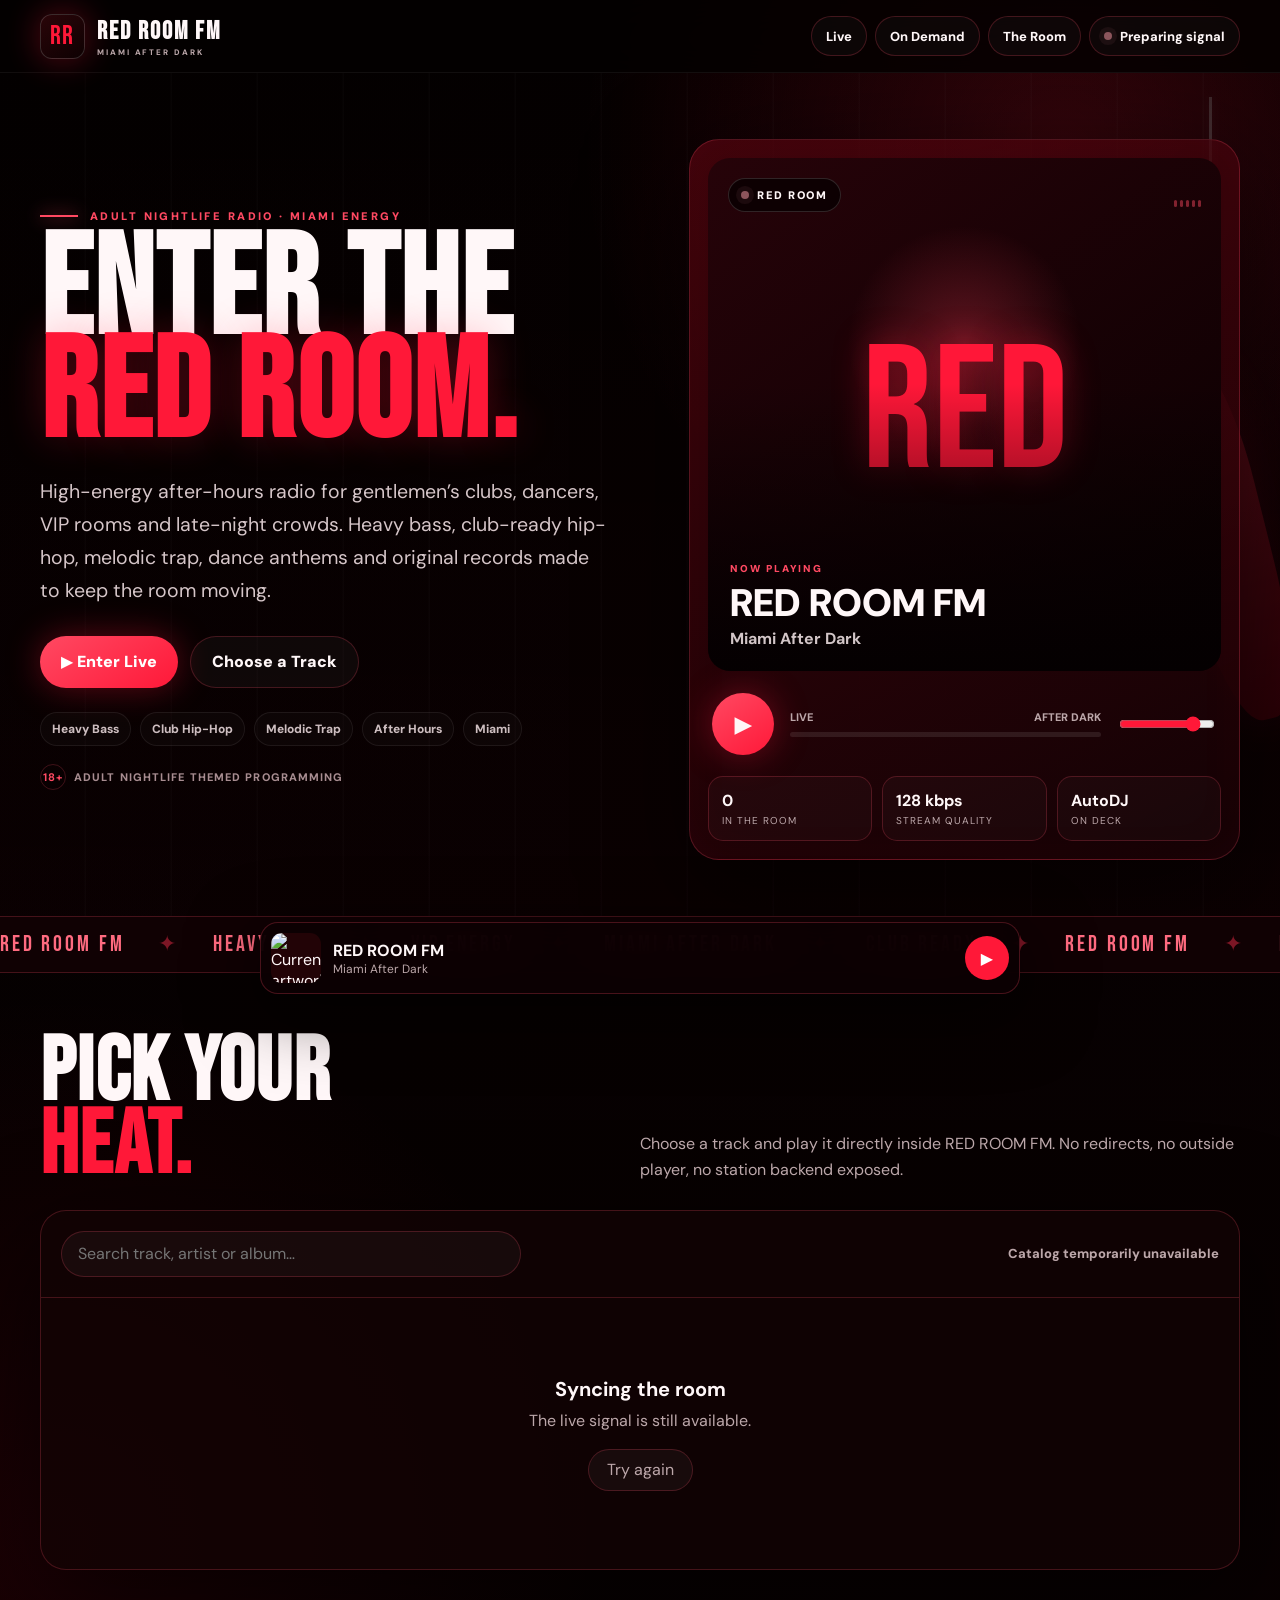
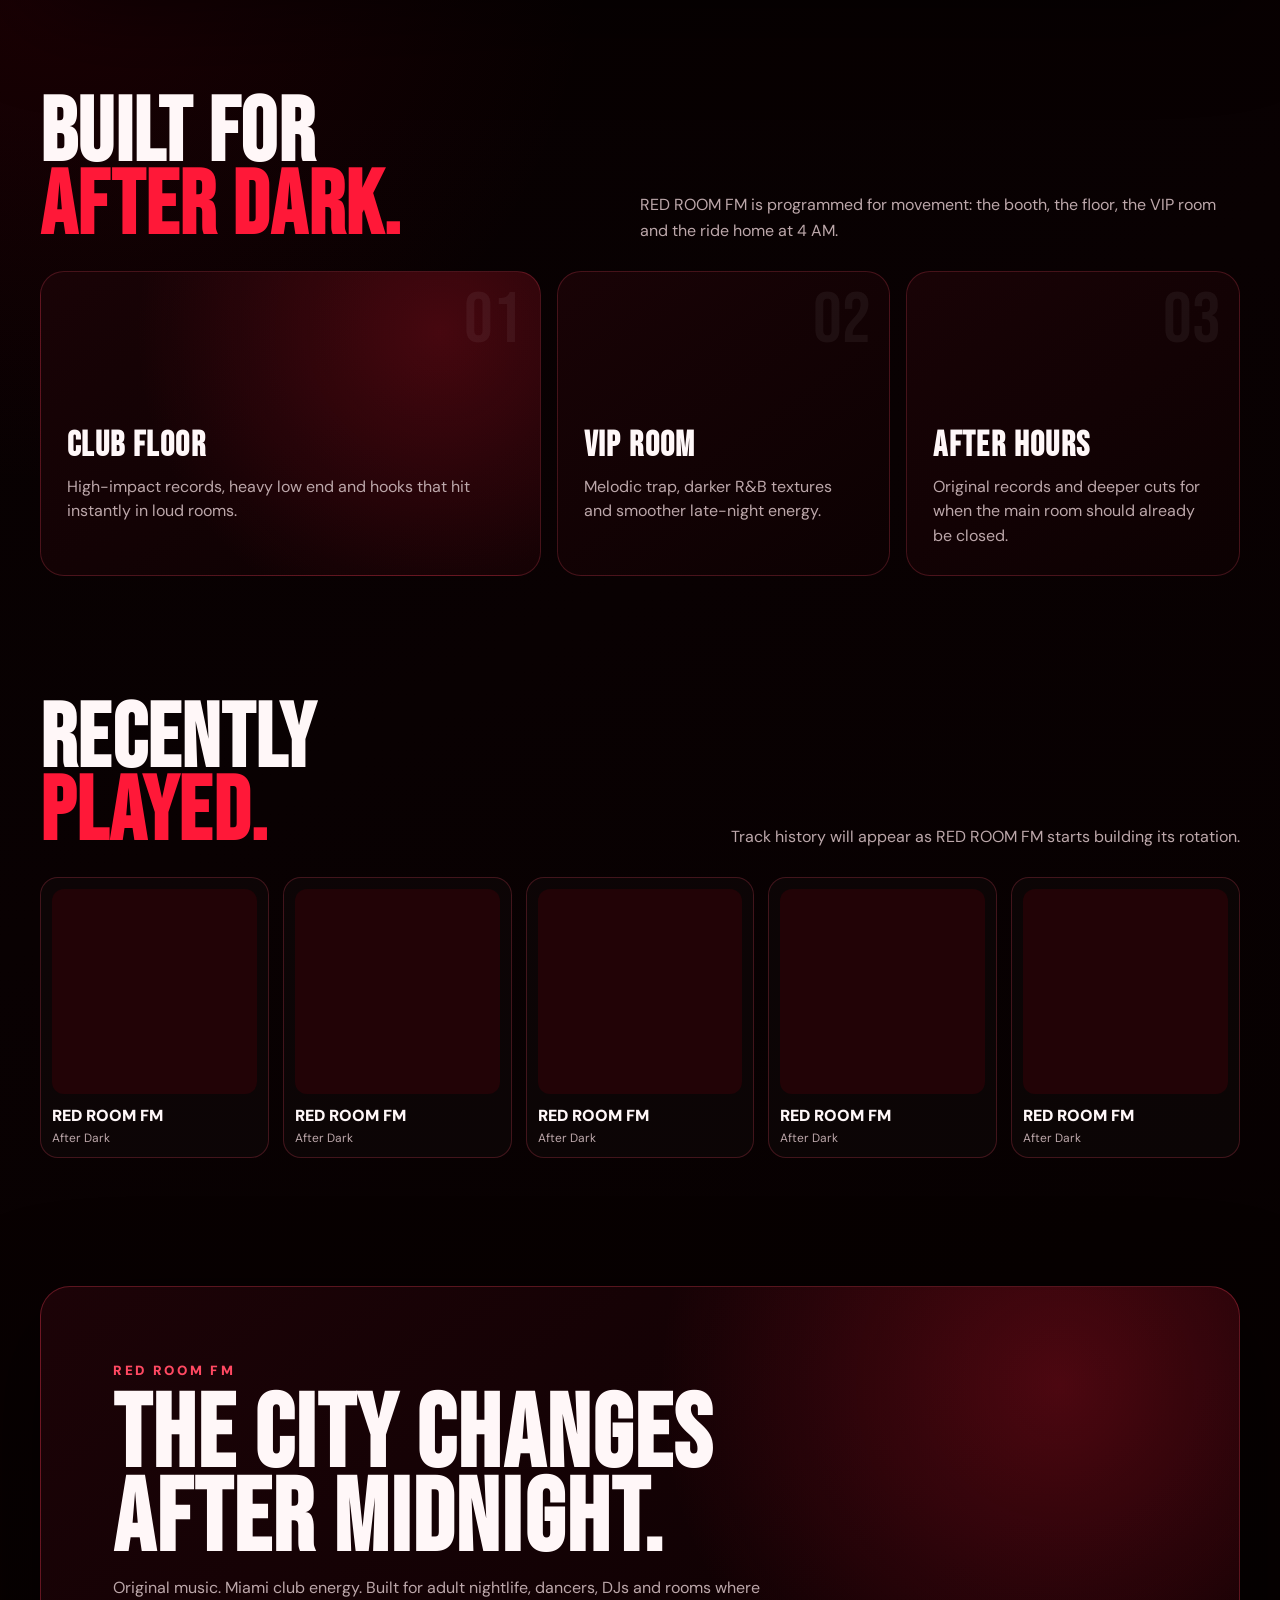
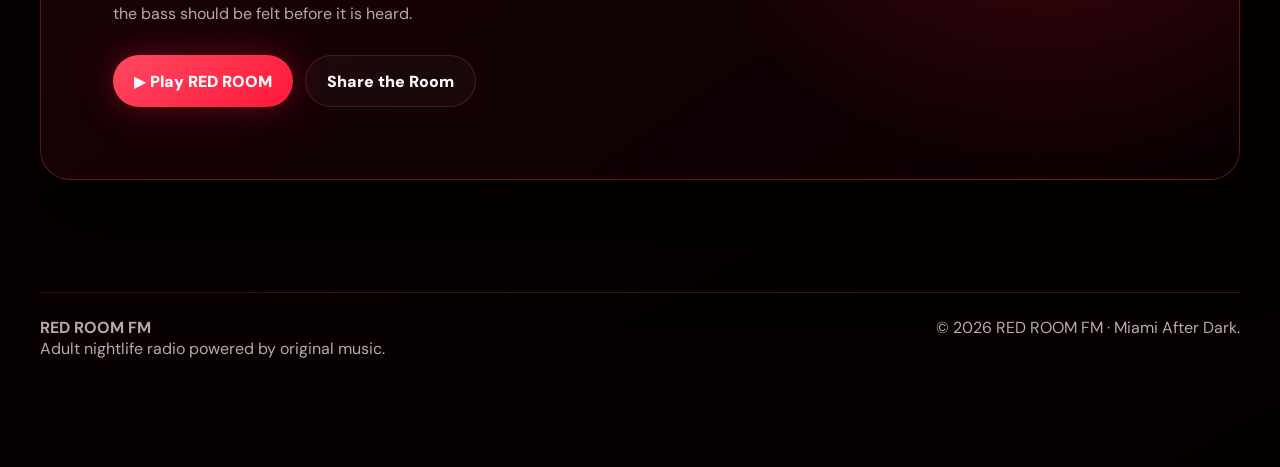
<file: redroom/index.html>
<!doctype html>
<html lang="en">
<head>
  <meta charset="utf-8">
  <meta name="viewport" content="width=device-width,initial-scale=1">
  <meta name="theme-color" content="#090000">
  <title>RED ROOM FM — After Dark Radio</title>
  <meta name="description" content="RED ROOM FM: high-energy adult nightlife radio for dancers, VIP rooms, clubs and after-hours crowds.">
  <meta property="og:title" content="RED ROOM FM — After Dark Radio">
  <meta property="og:description" content="Bass-heavy club music, melodic trap, hip-hop and after-hours energy.">
  <meta property="og:type" content="website">
  <meta property="og:url" content="https://redroom.prbots.ai/">
  <link rel="preconnect" href="https://radio.prbots.ai">
  <link rel="preconnect" href="https://fonts.googleapis.com">
  <link rel="preconnect" href="https://fonts.gstatic.com" crossorigin>
  <link href="https://fonts.googleapis.com/css2?family=Bebas+Neue&family=DM+Sans:wght@400;500;600;700;800&display=swap" rel="stylesheet">
  <style>
    :root{
      --bg:#050000;--panel:#120304;--panel2:#1b0507;--red:#ff1838;--red2:#ff4962;
      --hot:#ff7b8d;--text:#fff7f8;--muted:#bca7aa;--line:rgba(255,80,104,.22);
      --shadow:0 30px 100px rgba(0,0,0,.58);--glow:0 0 35px rgba(255,24,56,.35)
    }
    *{box-sizing:border-box}html{scroll-behavior:smooth}body{margin:0;min-height:100vh;color:var(--text);font-family:"DM Sans",system-ui,sans-serif;background:radial-gradient(circle at 83% 4%,rgba(255,24,56,.18),transparent 30rem),radial-gradient(circle at 4% 42%,rgba(180,0,24,.12),transparent 34rem),linear-gradient(150deg,#030000,#090102 58%,#050000)}
    button,input{font:inherit}button{color:inherit}a{color:inherit}.shell{width:min(1200px,calc(100% - 32px));margin:auto}.topbar{position:sticky;top:0;z-index:40;border-bottom:1px solid rgba(255,255,255,.055);background:rgba(4,0,0,.84);backdrop-filter:blur(22px)}
    .nav{min-height:72px;display:flex;align-items:center;justify-content:space-between;gap:16px}.brand{display:flex;align-items:center;gap:12px;text-decoration:none}.brandmark{width:45px;height:45px;display:grid;place-items:center;border:1px solid rgba(255,255,255,.16);border-radius:12px;background:linear-gradient(145deg,#2a0509,#0e0102);box-shadow:var(--glow);color:var(--red);font-family:"Bebas Neue",sans-serif;font-size:27px;letter-spacing:.04em}.brand strong{font-family:"Bebas Neue",sans-serif;font-size:25px;letter-spacing:.08em}.brand small{display:block;color:var(--muted);font-size:8px;font-weight:800;letter-spacing:.24em;text-transform:uppercase}.navlinks{display:flex;align-items:center;gap:8px}.navlinks a,.signal{min-height:40px;display:inline-flex;align-items:center;gap:8px;padding:0 14px;border:1px solid var(--line);border-radius:999px;background:rgba(255,255,255,.025);font-size:13px;font-weight:800;text-decoration:none}.dot{width:8px;height:8px;border-radius:50%;background:#8c555c;box-shadow:0 0 0 5px rgba(140,85,92,.12)}.dot.live{background:var(--red2);box-shadow:0 0 0 5px rgba(255,73,98,.12),0 0 22px rgba(255,24,56,.62)}
    .hero{position:relative;overflow:hidden;padding:66px 0 56px}.hero:before{content:"";position:absolute;inset:0;pointer-events:none;background:repeating-linear-gradient(90deg,transparent 0 84px,rgba(255,255,255,.014) 85px 86px),linear-gradient(180deg,transparent,rgba(255,0,38,.02))}.heroGrid{position:relative;display:grid;grid-template-columns:minmax(0,1.02fr) minmax(380px,.98fr);gap:clamp(34px,6vw,76px);align-items:center}.eyebrow{display:flex;align-items:center;gap:12px;color:var(--red2);font-size:11px;font-weight:900;letter-spacing:.22em;text-transform:uppercase}.eyebrow:before{content:"";width:38px;height:2px;background:currentColor;box-shadow:0 0 18px currentColor}.hero h1,.sectionHead h2{font-family:"Bebas Neue",sans-serif;text-transform:uppercase}.hero h1{margin:18px 0 0;font-size:clamp(5.5rem,11vw,10.5rem);line-height:.73;letter-spacing:.015em}.hero h1 span{display:block;color:var(--red);text-shadow:0 0 42px rgba(255,24,56,.28)}.lead{max-width:660px;margin:28px 0 0;color:#d5c5c8;font-size:clamp(1.05rem,1.65vw,1.22rem);line-height:1.7}.actions{display:flex;flex-wrap:wrap;gap:12px;margin-top:28px}.btn{min-height:52px;display:inline-flex;align-items:center;justify-content:center;padding:0 21px;border:1px solid var(--line);border-radius:999px;background:rgba(255,255,255,.03);font-weight:900;text-decoration:none;cursor:pointer}.btn.primary{border:0;background:linear-gradient(145deg,var(--red2),var(--red));box-shadow:var(--glow);color:white}.tags{display:flex;flex-wrap:wrap;gap:9px;margin-top:24px}.tags span{padding:8px 11px;border:1px solid rgba(255,255,255,.07);border-radius:999px;background:rgba(255,255,255,.02);color:#cdbec0;font-size:12px;font-weight:800}
    .stage{position:relative}.pole{position:absolute;top:-42px;right:5%;width:3px;height:78%;background:linear-gradient(#6c6c6c,#f0f0f0,#696969);opacity:.34;box-shadow:0 0 12px rgba(255,255,255,.15);z-index:0}.silhouette{position:absolute;right:-3%;bottom:9%;z-index:0;width:40%;height:75%;opacity:.25;filter:drop-shadow(0 0 26px rgba(255,24,56,.35))}.silhouette:before{content:"";position:absolute;left:50%;top:7%;width:52px;height:52px;border-radius:50%;background:#ff2946;transform:translateX(-50%)}.silhouette:after{content:"";position:absolute;left:45%;top:20%;width:40%;height:68%;border-radius:60% 40% 45% 50%;background:linear-gradient(180deg,#ff2946,#8c0014);transform:rotate(-14deg);transform-origin:top center}.player{position:relative;z-index:2;overflow:hidden;padding:18px;border:1px solid rgba(255,77,104,.24);border-radius:30px;background:linear-gradient(155deg,rgba(80,5,15,.72),rgba(20,2,5,.92));box-shadow:var(--shadow),inset 0 0 50px rgba(255,0,35,.045)}.cover{position:relative;aspect-ratio:1;overflow:hidden;border-radius:22px;background:radial-gradient(circle at 50% 36%,rgba(255,64,91,.3),transparent 28%),linear-gradient(145deg,#260309,#090001)}.cover:after{content:"";position:absolute;inset:0;background:linear-gradient(to top,rgba(4,0,1,.97),transparent 56%)}.coverArt{width:100%;height:100%;object-fit:cover;opacity:0;transition:.35s}.coverArt.ready{opacity:.9}.fallback{position:absolute;inset:0;display:grid;place-items:center;font-family:"Bebas Neue",sans-serif;font-size:clamp(5rem,14vw,11rem);color:#ff1738;text-shadow:0 0 35px rgba(255,23,56,.36)}.coverTop{position:absolute;z-index:3;left:20px;right:20px;top:20px;display:flex;justify-content:space-between;align-items:center}.badge{display:flex;align-items:center;gap:8px;padding:9px 12px;border:1px solid rgba(255,255,255,.14);border-radius:999px;background:rgba(5,0,1,.7);font-size:11px;font-weight:900;letter-spacing:.14em}.eq{height:24px;display:flex;align-items:flex-end;gap:3px}.eq i{width:3px;height:7px;border-radius:8px;background:var(--red2);opacity:.45}.playing .eq i{animation:bounce .58s ease-in-out infinite alternate;opacity:1}.playing .eq i:nth-child(2){animation-delay:-.2s}.playing .eq i:nth-child(3){animation-delay:-.4s}.playing .eq i:nth-child(4){animation-delay:-.1s}.playing .eq i:nth-child(5){animation-delay:-.3s}@keyframes bounce{to{transform:scaleY(3)}}.trackInfo{position:absolute;z-index:3;left:22px;right:22px;bottom:22px}.kicker{color:var(--red2);font-size:10px;font-weight:900;letter-spacing:.19em;text-transform:uppercase}.title{margin:8px 0 4px;font-size:clamp(1.55rem,3vw,2.45rem);font-weight:900;line-height:1.05}.artist{color:#d2c5c7;font-weight:700}.controls{display:grid;grid-template-columns:auto 1fr auto;align-items:center;gap:16px;padding:22px 4px 3px}.play{width:62px;height:62px;border:0;border-radius:50%;display:grid;place-items:center;background:linear-gradient(145deg,var(--red2),var(--red));box-shadow:var(--glow);font-size:23px;cursor:pointer}.progressMeta{display:flex;justify-content:space-between;margin-bottom:8px;color:var(--muted);font-size:11px;font-weight:800}.progress{height:5px;overflow:hidden;border-radius:99px;background:rgba(255,255,255,.09)}.bar{height:100%;width:0;background:linear-gradient(90deg,#ff1436,#ff8191)}.volume{width:96px;accent-color:var(--red)}.metrics{display:grid;grid-template-columns:repeat(3,1fr);gap:10px;margin-top:18px}.metric{padding:13px;border:1px solid var(--line);border-radius:15px;background:rgba(255,255,255,.023)}.metric strong{display:block}.metric span{display:block;margin-top:3px;color:var(--muted);font-size:10px;letter-spacing:.1em;text-transform:uppercase}
    .marquee{overflow:hidden;border-top:1px solid var(--line);border-bottom:1px solid var(--line);background:#100103}.marqueeInner{width:max-content;padding:14px 0;display:flex;gap:34px;animation:scroll 24s linear infinite;color:#ff6b80;font-family:"Bebas Neue",sans-serif;font-size:22px;letter-spacing:.13em}.marqueeInner span:after{content:"✦";margin-left:34px;color:#7c1625}@keyframes scroll{to{transform:translateX(-50%)}}
    .section{padding:64px 0}.sectionHead{display:flex;align-items:end;justify-content:space-between;gap:22px;margin-bottom:26px}.sectionHead h2{margin:0;font-size:clamp(3.6rem,7vw,6.4rem);line-height:.82;letter-spacing:.015em}.sectionHead h2 em{display:block;color:var(--red);font-style:normal}.sectionHead p{max-width:600px;margin:0;color:var(--muted);line-height:1.65}.library{overflow:hidden;border:1px solid var(--line);border-radius:26px;background:rgba(18,3,5,.78);box-shadow:var(--shadow)}.toolbar{display:flex;align-items:center;justify-content:space-between;gap:16px;padding:20px;border-bottom:1px solid var(--line)}.search{width:min(460px,100%);min-height:46px;padding:0 16px;border:1px solid var(--line);border-radius:999px;color:var(--text);background:rgba(255,255,255,.035);outline:none}.search:focus{border-color:rgba(255,73,98,.55);box-shadow:0 0 0 3px rgba(255,24,56,.08)}.count{color:var(--muted);font-size:13px;font-weight:800}.grid{display:grid;grid-template-columns:repeat(3,1fr);gap:14px;padding:20px}.card{display:grid;grid-template-columns:70px minmax(0,1fr) auto;align-items:center;gap:13px;padding:13px;border:1px solid var(--line);border-radius:18px;background:linear-gradient(145deg,rgba(63,4,12,.36),rgba(255,255,255,.018))}.card.active{border-color:var(--red2);box-shadow:0 0 24px rgba(255,24,56,.12)}.card img,.placeholder{width:70px;height:70px;border-radius:13px;object-fit:cover;background:linear-gradient(145deg,#39050c,#100103)}.copy{min-width:0}.copy strong,.copy span{display:block;white-space:nowrap;overflow:hidden;text-overflow:ellipsis}.copy span{margin-top:5px;color:var(--muted);font-size:12px}.trackBtn{width:42px;height:42px;border:0;border-radius:50%;background:var(--red);box-shadow:0 0 20px rgba(255,24,56,.2);cursor:pointer}.state{grid-column:1/-1;padding:58px 24px;text-align:center;color:var(--muted)}.state strong{display:block;margin-bottom:8px;color:var(--text);font-size:20px}.retry{margin-top:18px;min-height:42px;padding:0 18px;border:1px solid var(--line);border-radius:999px;background:rgba(255,255,255,.04);cursor:pointer}
    .vibeGrid{display:grid;grid-template-columns:1.2fr .8fr .8fr;gap:16px}.vibe{min-height:250px;position:relative;overflow:hidden;padding:26px;border:1px solid var(--line);border-radius:24px;background:linear-gradient(145deg,#190306,#0c0102)}.vibe:first-child{background:radial-gradient(circle at 80% 20%,rgba(255,24,56,.22),transparent 19rem),linear-gradient(145deg,#190306,#0c0102)}.vibe .num{font-family:"Bebas Neue",sans-serif;font-size:72px;color:rgba(255,255,255,.055);position:absolute;right:18px;top:5px}.vibe h3{position:relative;margin:126px 0 8px;font-family:"Bebas Neue",sans-serif;font-size:35px;letter-spacing:.04em}.vibe p{position:relative;margin:0;color:var(--muted);line-height:1.55}.history{display:grid;grid-template-columns:repeat(5,1fr);gap:14px}.historyCard{padding:11px;border:1px solid var(--line);border-radius:18px;background:rgba(255,255,255,.018)}.historyArt{width:100%;aspect-ratio:1;object-fit:cover;border-radius:12px;background:#220306}.historyTitle{margin:11px 0 4px;font-weight:900;white-space:nowrap;overflow:hidden;text-overflow:ellipsis}.historyArtist{color:var(--muted);font-size:12px;white-space:nowrap;overflow:hidden;text-overflow:ellipsis}
    .cta{padding:clamp(34px,6vw,72px);border:1px solid rgba(255,67,94,.3);border-radius:30px;background:radial-gradient(circle at 85% 20%,rgba(255,24,56,.25),transparent 25rem),linear-gradient(145deg,#1c0307,#090001);box-shadow:var(--shadow)}.cta small{color:var(--red2);font-weight:900;letter-spacing:.2em;text-transform:uppercase}.cta h2{max-width:800px;margin:15px 0 12px;font-family:"Bebas Neue",sans-serif;font-size:clamp(3.7rem,8vw,7.5rem);line-height:.82;letter-spacing:.02em}.cta p{max-width:650px;margin:0;color:var(--muted);line-height:1.65}footer{padding:48px 0 108px;color:var(--muted)}.footerRow{display:flex;justify-content:space-between;gap:20px;padding-top:24px;border-top:1px solid var(--line)}
    .mini{position:fixed;left:50%;bottom:14px;z-index:50;width:min(760px,calc(100% - 24px));transform:translateX(-50%) translateY(150%);display:grid;grid-template-columns:auto 1fr auto;align-items:center;gap:12px;padding:10px;border:1px solid rgba(255,73,98,.25);border-radius:18px;background:rgba(12,1,3,.95);backdrop-filter:blur(24px);box-shadow:0 18px 70px rgba(0,0,0,.62);transition:.35s}.mini.visible{transform:translateX(-50%) translateY(0)}.mini img{width:50px;height:50px;border-radius:11px;object-fit:cover;background:#220306}.miniCopy{min-width:0}.miniCopy strong,.miniCopy span{display:block;white-space:nowrap;overflow:hidden;text-overflow:ellipsis}.miniCopy span{color:var(--muted);font-size:12px}.mini button{width:44px;height:44px;border:0;border-radius:50%;background:var(--red);color:white}.adult{display:inline-flex;align-items:center;gap:8px;margin-top:18px;color:#a88d91;font-size:11px;font-weight:800;letter-spacing:.1em;text-transform:uppercase}.adult b{display:grid;place-items:center;width:26px;height:26px;border-radius:50%;border:1px solid var(--line);color:var(--red2)}
    @media(max-width:960px){.heroGrid{grid-template-columns:1fr}.player{max-width:620px}.grid{grid-template-columns:repeat(2,1fr)}.history{grid-template-columns:repeat(3,1fr)}.vibeGrid{grid-template-columns:1fr 1fr}.vibe:first-child{grid-column:1/-1}}@media(max-width:680px){.shell{width:min(100% - 22px,1200px)}.navlinks a{display:none}.hero{padding-top:42px}.hero h1{font-size:clamp(5rem,23vw,8rem)}.controls{grid-template-columns:auto 1fr}.volume{display:none}.metrics{grid-template-columns:1fr 1fr}.metrics .metric:last-child{grid-column:1/-1}.sectionHead{align-items:flex-start;flex-direction:column}.grid{grid-template-columns:1fr;padding:12px}.toolbar{align-items:stretch;flex-direction:column}.history{grid-template-columns:1fr 1fr}.vibeGrid{grid-template-columns:1fr}.vibe:first-child{grid-column:auto}.footerRow{flex-direction:column}}
  </style>
</head>
<body>
<header class="topbar"><div class="shell nav"><a class="brand" href="#top"><span class="brandmark">RR</span><span><strong>RED ROOM FM</strong><small>Miami After Dark</small></span></a><div class="navlinks"><a href="#live">Live</a><a href="#ondemand">On Demand</a><a href="#vibe">The Room</a><span class="signal"><span id="statusDot" class="dot"></span><span id="statusText">Preparing signal</span></span></div></div></header>
<main id="top">
<section id="live" class="hero"><div class="shell heroGrid"><div><div class="eyebrow">Adult nightlife radio · Miami energy</div><h1>Enter the <span>Red Room.</span></h1><p class="lead">High-energy after-hours radio for gentlemen’s clubs, dancers, VIP rooms and late-night crowds. Heavy bass, club-ready hip-hop, melodic trap, dance anthems and original records made to keep the room moving.</p><div class="actions"><button id="heroPlay" class="btn primary">▶ Enter Live</button><a class="btn" href="#ondemand">Choose a Track</a></div><div class="tags"><span>Heavy Bass</span><span>Club Hip-Hop</span><span>Melodic Trap</span><span>After Hours</span><span>Miami</span></div><div class="adult"><b>18+</b><span>Adult nightlife themed programming</span></div></div><div class="stage"><div class="pole"></div><div class="silhouette"></div><article id="player" class="player"><div class="cover"><img id="coverArt" class="coverArt" alt="Current track artwork"><div class="fallback">RED</div><div class="coverTop"><span class="badge"><span id="coverDot" class="dot"></span><span id="coverStatus">RED ROOM</span></span><span class="eq"><i></i><i></i><i></i><i></i><i></i></span></div><div class="trackInfo"><div id="trackKicker" class="kicker">Now Playing</div><div id="trackTitle" class="title">RED ROOM FM</div><div id="trackArtist" class="artist">Miami After Dark</div></div></div><div class="controls"><button id="playBtn" class="play" aria-label="Play">▶</button><div><div class="progressMeta"><span id="elapsed">LIVE</span><span id="remaining">AFTER DARK</span></div><div class="progress"><div id="progressBar" class="bar"></div></div></div><input id="volume" class="volume" type="range" min="0" max="1" value=".82" step=".02" aria-label="Volume"></div><div class="metrics"><div class="metric"><strong id="listeners">0</strong><span>In the room</span></div><div class="metric"><strong id="quality">128 kbps</strong><span>Stream quality</span></div><div class="metric"><strong id="liveHost">AutoDJ</strong><span>On deck</span></div></div><audio id="audio" preload="none"></audio></article></div></div></section>
<div class="marquee"><div class="marqueeInner"><span>RED ROOM FM</span><span>HEAVY BASS</span><span>VIP ENERGY</span><span>MIAMI AFTER DARK</span><span>CLUB READY</span><span>RED ROOM FM</span><span>HEAVY BASS</span><span>VIP ENERGY</span><span>MIAMI AFTER DARK</span><span>CLUB READY</span></div></div>
<section id="ondemand" class="section"><div class="shell"><div class="sectionHead"><h2>Pick your <em>heat.</em></h2><p>Choose a track and play it directly inside RED ROOM FM. No redirects, no outside player, no station backend exposed.</p></div><div class="library"><div class="toolbar"><input id="librarySearch" class="search" type="search" placeholder="Search track, artist or album…"><span id="libraryCount" class="count">Loading the room…</span></div><div id="libraryGrid" class="grid"><div class="state"><strong>Loading the room</strong>Checking what is available right now.</div></div></div></div></section>
<section id="vibe" class="section"><div class="shell"><div class="sectionHead"><h2>Built for <em>after dark.</em></h2><p>RED ROOM FM is programmed for movement: the booth, the floor, the VIP room and the ride home at 4 AM.</p></div><div class="vibeGrid"><article class="vibe"><span class="num">01</span><h3>Club Floor</h3><p>High-impact records, heavy low end and hooks that hit instantly in loud rooms.</p></article><article class="vibe"><span class="num">02</span><h3>VIP Room</h3><p>Melodic trap, darker R&B textures and smoother late-night energy.</p></article><article class="vibe"><span class="num">03</span><h3>After Hours</h3><p>Original records and deeper cuts for when the main room should already be closed.</p></article></div></div></section>
<section class="section"><div class="shell"><div class="sectionHead"><h2>Recently <em>played.</em></h2><p id="historyIntro">Track history will appear as RED ROOM FM starts building its rotation.</p></div><div id="historyGrid" class="history"></div></div></section>
<section class="section"><div class="shell"><div class="cta"><small>RED ROOM FM</small><h2>The city changes after midnight.</h2><p>Original music. Miami club energy. Built for adult nightlife, dancers, DJs and rooms where the bass should be felt before it is heard.</p><div class="actions"><button id="ctaPlay" class="btn primary">▶ Play RED ROOM</button><a id="shareLink" class="btn" href="#">Share the Room</a></div></div></div></section>
</main>
<footer><div class="shell footerRow"><div><strong>RED ROOM FM</strong><br>Adult nightlife radio powered by original music.</div><div>© <span id="year"></span> RED ROOM FM · Miami After Dark.</div></div></footer>
<div id="miniPlayer" class="mini"><img id="miniArt" alt="Current artwork"><div class="miniCopy"><strong id="miniTitle">RED ROOM FM</strong><span id="miniArtist">Miami After Dark</span></div><button id="miniBtn" aria-label="Play or pause">▶</button></div>
<script>
const BASE='https://radio.prbots.ai';
const STREAM=BASE+'/listen/redroom/radio.mp3';
const NOW=BASE+'/api/nowplaying/redroom';
const ONDEMAND=BASE+'/api/station/redroom/ondemand';
const HISTORY_LIMIT=5;
const $=id=>document.getElementById(id);
const audio=$('audio'),player=$('player'),volume=$('volume');
let mode='live',playing=false,currentData=null,catalog=[],currentTrack=null;
$('year').textContent=new Date().getFullYear();audio.volume=Number(volume.value);
const esc=(v='')=>String(v).replace(/[&<>'"]/g,c=>({'&':'&amp;','<':'&lt;','>':'&gt;',"'":'&#39;','"':'&quot;'}[c]));
const abs=u=>{try{return new URL(u,BASE).href}catch{return u}};
function setButtons(){const playLabel=playing?'❚❚':'▶';$('playBtn').textContent=playLabel;$('miniBtn').textContent=playLabel;$('heroPlay').textContent=mode==='live'?(playing?'❚❚ Pause Live':'▶ Enter Live'):'▶ Return to Live';$('ctaPlay').textContent=mode==='live'?(playing?'❚❚ Pause RED ROOM':'▶ Play RED ROOM'):'▶ Return to Live';player.classList.toggle('playing',playing)}
function setTrack(title,artist,art){$('trackTitle').textContent=title;$('trackArtist').textContent=artist;$('miniTitle').textContent=title;$('miniArtist').textContent=artist;if(art){$('coverArt').classList.remove('ready');$('coverArt').onload=()=>$('coverArt').classList.add('ready');$('coverArt').src=art;$('miniArt').src=art}}
async function playLive(){mode='live';currentTrack=null;renderCatalog(catalog,$('librarySearch').value);$('trackKicker').textContent='Now Playing';audio.src=STREAM+'?live='+Date.now();try{await audio.play()}catch(e){console.error(e)}}
async function toggle(){if(mode!=='live'&&!playing){try{await audio.play()}catch(e){}return}if(!playing)await playLive();else audio.pause()}
async function playTrack(item){mode='ondemand';currentTrack=item.track_id;const s=item.media||{};audio.src=abs(item.download_url);$('trackKicker').textContent='On Demand';setTrack(s.title||s.text||'RED ROOM FM',s.artist||'RED ROOM FM',s.art);$('elapsed').textContent='ON DEMAND';$('remaining').textContent='RED ROOM';$('progressBar').style.width='0%';renderCatalog(catalog,$('librarySearch').value);try{await audio.play()}catch(e){console.error(e)}}
[$('playBtn'),$('miniBtn')].forEach(b=>b.addEventListener('click',toggle));$('heroPlay').addEventListener('click',()=>mode==='live'?toggle():playLive());$('ctaPlay').addEventListener('click',()=>mode==='live'?toggle():playLive());volume.addEventListener('input',()=>audio.volume=Number(volume.value));
audio.addEventListener('play',()=>{playing=true;$('miniPlayer').classList.add('visible');setButtons()});audio.addEventListener('pause',()=>{playing=false;setButtons()});audio.addEventListener('ended',()=>{playing=false;if(mode==='ondemand')playLive();else setButtons()});audio.addEventListener('timeupdate',()=>{if(mode!=='ondemand'||!Number.isFinite(audio.duration)||!audio.duration)return;$('elapsed').textContent=format(audio.currentTime);$('remaining').textContent='-'+format(Math.max(0,audio.duration-audio.currentTime));$('progressBar').style.width=Math.min(100,audio.currentTime/audio.duration*100)+'%'});
function format(s){return Number.isFinite(s)?Math.floor(s/60)+':'+Math.floor(s%60).toString().padStart(2,'0'):'--:--'}
function renderCatalog(items,q=''){const grid=$('libraryGrid'),term=q.trim().toLowerCase(),filtered=items.filter(i=>{const s=i.media||{};return[s.title,s.artist,s.album,s.genre,s.text].filter(Boolean).join(' ').toLowerCase().includes(term)});$('libraryCount').textContent=filtered.length+' '+(filtered.length===1?'track':'tracks');if(!items.length){grid.innerHTML='<div class="state"><strong>The room is being stocked</strong>On-demand tracks will appear here as soon as music is published.</div>';return}if(!filtered.length){grid.innerHTML='<div class="state"><strong>No matches</strong>Try another title, artist or album.</div>';return}grid.innerHTML=filtered.map(i=>{const s=i.media||{},title=esc(s.title||s.text||'RED ROOM FM'),artist=esc(s.artist||'RED ROOM FM'),art=s.art?'<img src="'+esc(s.art)+'" alt="" loading="lazy">':'<div class="placeholder"></div>';return'<article class="card '+(currentTrack===i.track_id?'active':'')+'">'+art+'<div class="copy"><strong>'+title+'</strong><span>'+artist+'</span></div><button class="trackBtn" data-track="'+esc(i.track_id)+'">'+(currentTrack===i.track_id&&playing?'❚❚':'▶')+'</button></article>'}).join('');grid.querySelectorAll('[data-track]').forEach(b=>b.addEventListener('click',()=>{const t=catalog.find(x=>String(x.track_id)===b.dataset.track);if(t)playTrack(t)}))}
async function loadCatalog(){try{const r=await fetch(ONDEMAND+'?rowCount=0&internal=true',{cache:'no-store'});if(!r.ok)throw new Error(r.status);const data=await r.json();catalog=Array.isArray(data)?data:(Array.isArray(data.rows)?data.rows:[]);renderCatalog(catalog,$('librarySearch').value)}catch(e){$('libraryCount').textContent='Catalog temporarily unavailable';$('libraryGrid').innerHTML='<div class="state"><strong>Syncing the room</strong>The live signal is still available.<br><button id="retryCatalog" class="retry">Try again</button></div>';setTimeout(()=>{const b=$('retryCatalog');if(b)b.addEventListener('click',loadCatalog)},0)}}
$('librarySearch').addEventListener('input',e=>renderCatalog(catalog,e.target.value));
function renderHistory(history=[]){const grid=$('historyGrid'),items=history.slice(0,HISTORY_LIMIT);if(!items.length){$('historyIntro').textContent='Track history will appear as RED ROOM FM starts building its rotation.';grid.innerHTML=Array.from({length:HISTORY_LIMIT},()=>'<article class="historyCard"><div class="historyArt"></div><div class="historyTitle">RED ROOM FM</div><div class="historyArtist">After Dark</div></article>').join('');return}$('historyIntro').textContent='The last '+items.length+' tracks heard inside the room.';grid.innerHTML=items.map(e=>{const s=e.song||{};const art=s.art?'<img class="historyArt" src="'+esc(s.art)+'" alt="">':'<div class="historyArt"></div>';return'<article class="historyCard">'+art+'<div class="historyTitle">'+esc(s.title||s.text||'RED ROOM FM')+'</div><div class="historyArtist">'+esc(s.artist||'RED ROOM FM')+'</div></article>'}).join('')}
function liveProgress(){if(mode!=='live'||!currentData?.now_playing)return;const n=currentData.now_playing,d=Number(n.duration||0),start=Number(n.played_at||0);if(!d||!start){$('elapsed').textContent='LIVE';$('remaining').textContent=currentData.live?.is_live?'LIVE DJ':'AFTER DARK';$('progressBar').style.width=currentData.is_online?'100%':'0%';return}const elapsed=Math.max(0,Math.floor(Date.now()/1000)-start);$('elapsed').textContent=format(elapsed);$('remaining').textContent='-'+format(Math.max(0,d-elapsed));$('progressBar').style.width=Math.min(100,elapsed/d*100)+'%'}
function apply(data){currentData=data;const s=data?.now_playing?.song||{},online=Boolean(data?.is_online),live=Boolean(data?.live?.is_live),host=data?.live?.streamer_name||(live?'Live DJ':'AutoDJ'),bitrate=data?.station?.mounts?.[0]?.bitrate;if(mode==='live')setTrack(s.title||s.text||'RED ROOM FM',s.artist||'Miami After Dark',s.art);$('listeners').textContent=Number(data?.listeners?.current||0);$('quality').textContent=bitrate?bitrate+' kbps':'128 kbps';$('liveHost').textContent=host;$('statusText').textContent=online?(live?'LIVE DJ':'ON AIR'):'Preparing signal';$('coverStatus').textContent=mode==='ondemand'?'ON DEMAND':online?(live?'LIVE DJ':'ON AIR'):'RED ROOM';$('statusDot').classList.toggle('live',online);$('coverDot').classList.toggle('live',online);renderHistory(data?.song_history||[]);liveProgress()}
async function refresh(){try{const r=await fetch(NOW,{cache:'no-store'});if(!r.ok)throw new Error(r.status);apply(await r.json())}catch(e){$('statusText').textContent='Preparing signal';renderHistory([])}}
$('shareLink').addEventListener('click',async e=>{e.preventDefault();const data={title:'RED ROOM FM',text:'Enter RED ROOM FM — Miami After Dark',url:location.href};if(navigator.share){try{await navigator.share(data)}catch{}}else{try{await navigator.clipboard.writeText(location.href);$('shareLink').textContent='Link copied ✓'}catch{}}});
if('mediaSession'in navigator){navigator.mediaSession.setActionHandler('play',toggle);navigator.mediaSession.setActionHandler('pause',toggle)}
refresh();loadCatalog();setInterval(refresh,15000);setInterval(liveProgress,1000);setButtons();
</script>
</body>
</html>
</file>
